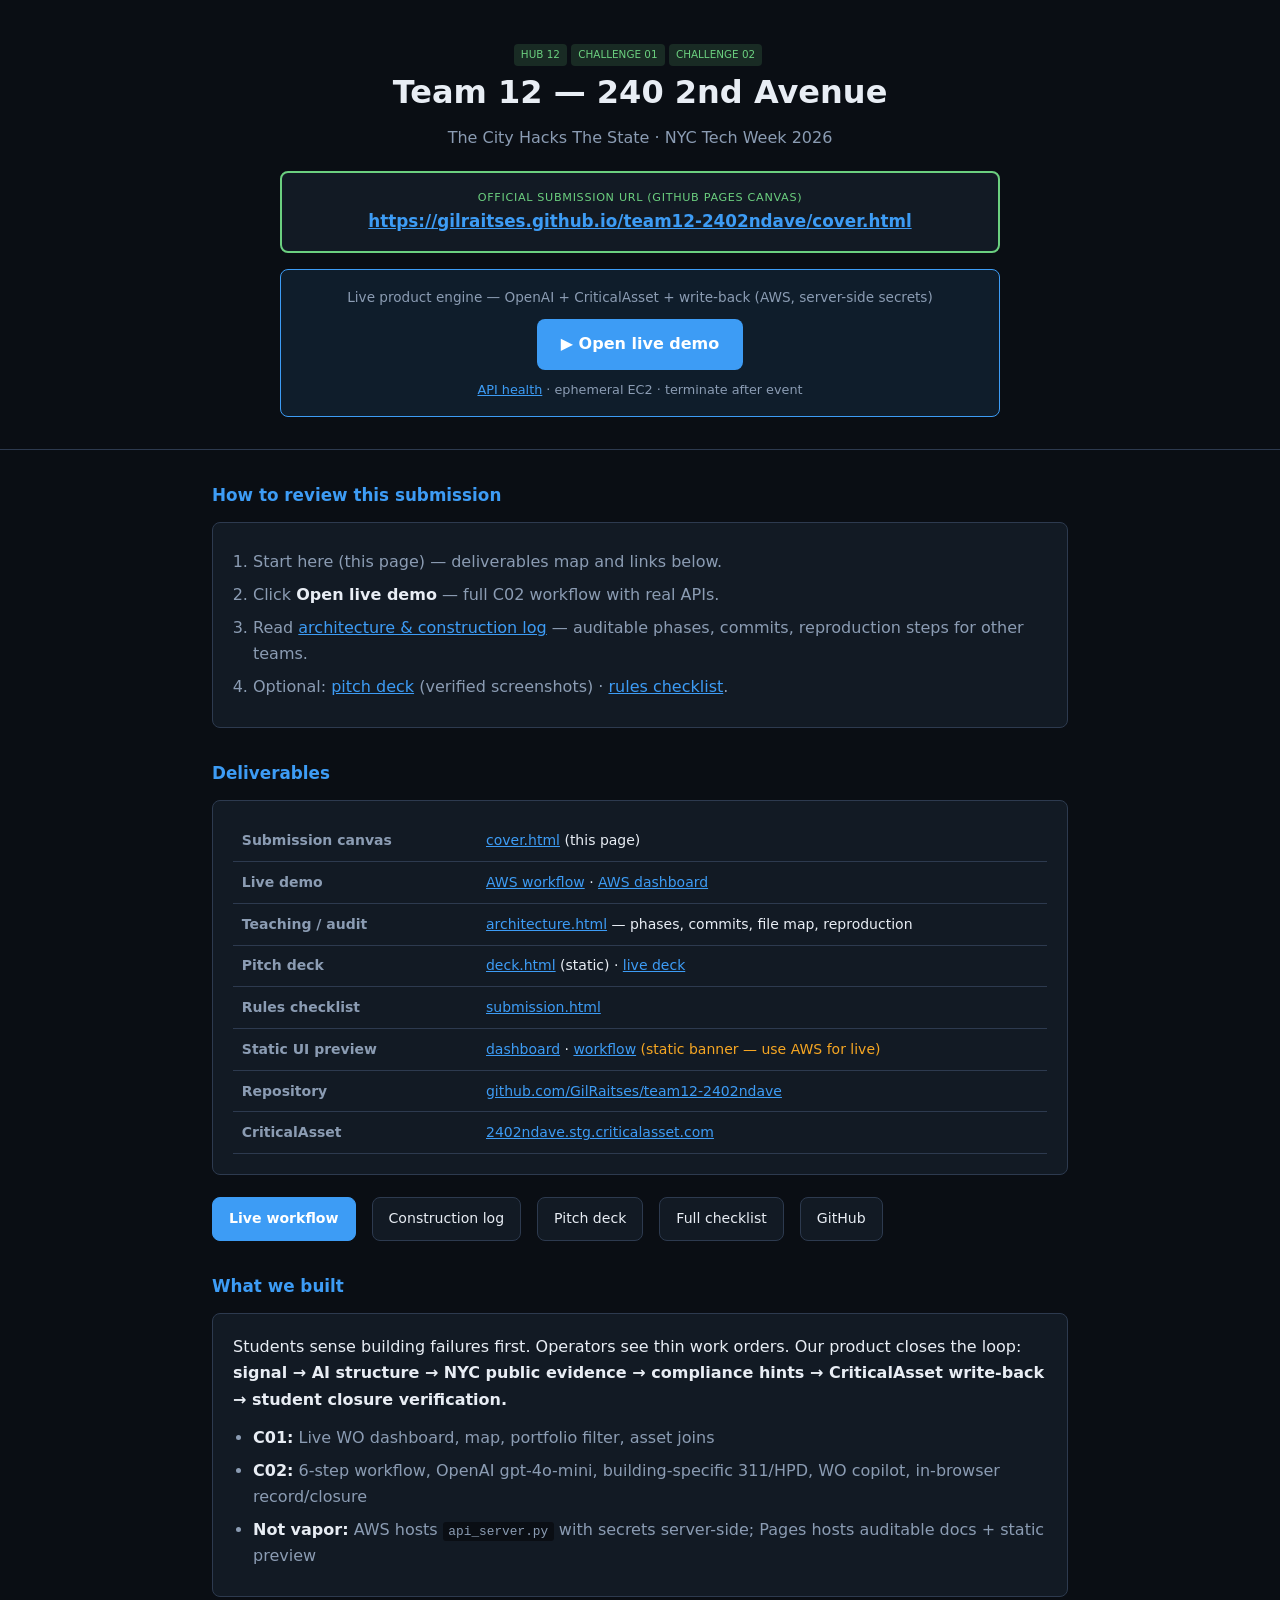
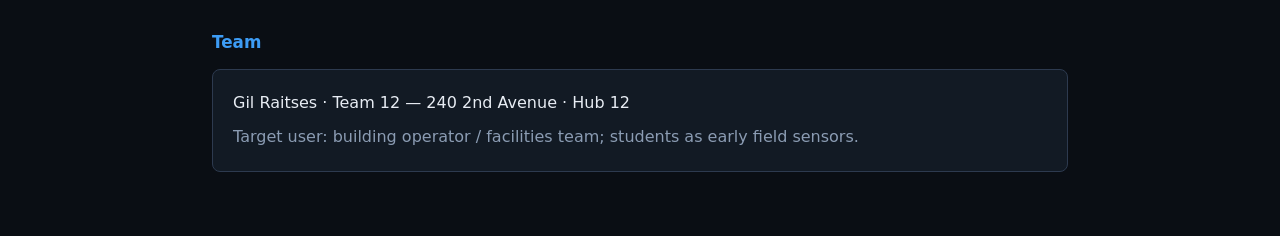
<file: docs/index.html>
<!DOCTYPE html>
<html lang="en">
<head>
  <meta http-equiv="refresh" content="0; url=cover.html" />
  <title>Team 12 — 240 2nd Avenue</title>
</head>
<body>
  <p><a href="cover.html">Cover</a> · <a href="http://3.94.205.179:8787/cover.html">Live AWS</a> · <a href="deck.html">Deck</a> · <a href="dashboard/index.html">Dashboard</a></p>
</body>
</html>
</file>
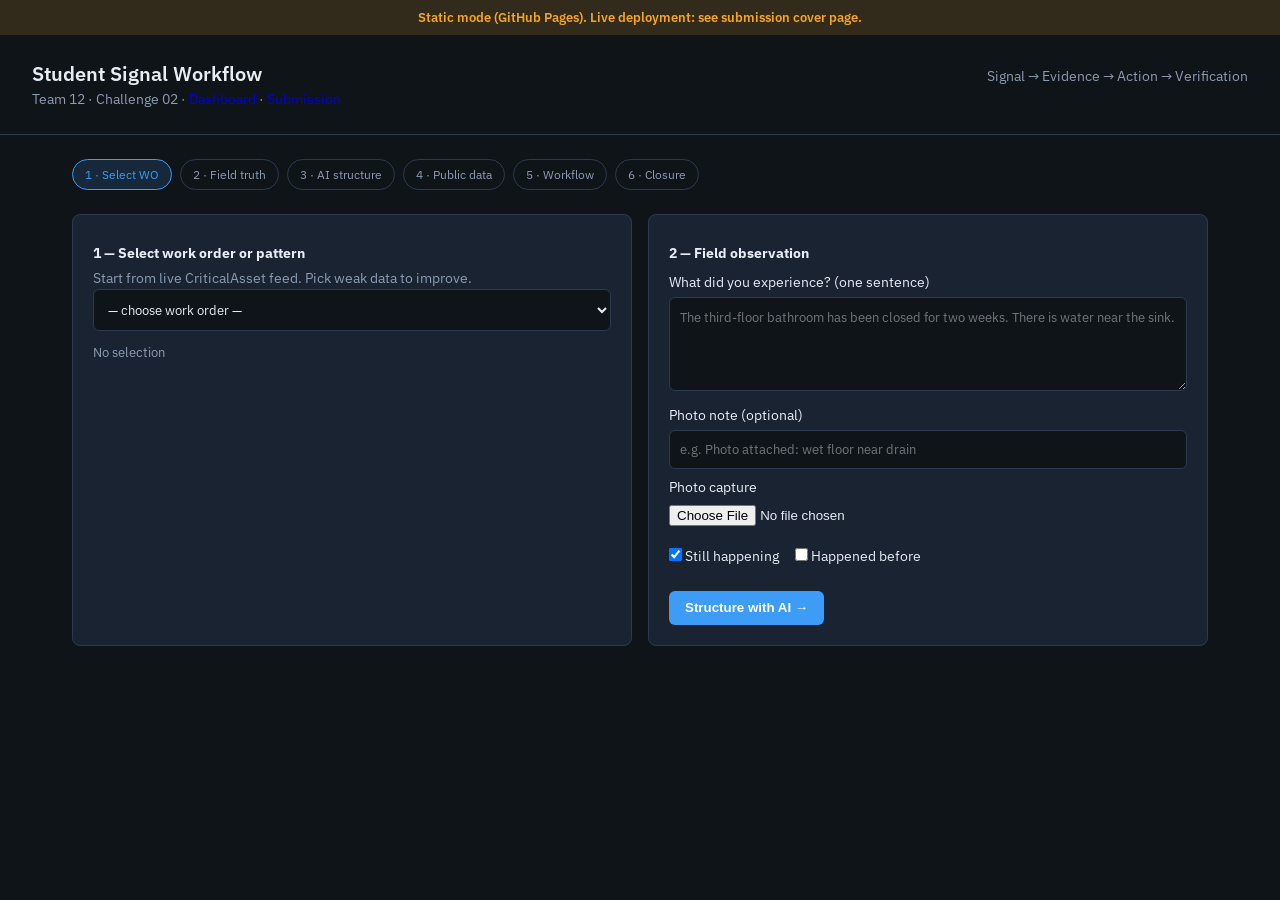
<file: dashboard/workflow.html>
<!DOCTYPE html>
<html lang="en">
<head>
  <meta charset="UTF-8" />
  <meta name="viewport" content="width=device-width, initial-scale=1" />
  <title>Student Signal Workflow — 240 2nd Avenue</title>
  <link href="https://fonts.googleapis.com/css2?family=IBM+Plex+Sans:wght@400;500;600;700&display=swap" rel="stylesheet" />
  <link rel="stylesheet" href="css/style.css" />
  <link rel="stylesheet" href="css/workflow.css" />
</head>
<body data-data-base="../data">
  <header>
    <div>
      <h1>Student Signal Workflow</h1>
      <p>Team 12 · Challenge 02 · <a href="index.html">Dashboard</a> · <a href="../submission.html">Submission</a></p>
    </div>
    <p>Signal → Evidence → Action → Verification</p>
  </header>
  <main class="workflow-main">
    <section class="steps">
      <div class="step active" data-step="1">1 · Select WO</div>
      <div class="step" data-step="2">2 · Field truth</div>
      <div class="step" data-step="3">3 · AI structure</div>
      <div class="step" data-step="4">4 · Public data</div>
      <div class="step" data-step="5">5 · Workflow</div>
      <div class="step" data-step="6">6 · Closure</div>
    </section>

    <div class="workflow-grid">
      <div class="panel">
        <h2>1 — Select work order or pattern</h2>
        <p class="muted">Start from live CriticalAsset feed. Pick weak data to improve.</p>
        <select id="wo-select"><option value="">— choose work order —</option></select>
        <div id="wo-preview" class="wo-preview muted">No selection</div>
      </div>

      <div class="panel">
        <h2>2 — Field observation</h2>
        <label>What did you experience? (one sentence)</label>
        <textarea id="signal-input" rows="4" placeholder="The third-floor bathroom has been closed for two weeks. There is water near the sink."></textarea>
        <label>Photo note (optional)</label>
        <input id="photo-note" type="text" placeholder="e.g. Photo attached: wet floor near drain" />
        <label>Photo capture</label>
        <input id="photo-file" type="file" accept="image/*" capture="environment" />
        <div class="row-checks">
          <label><input type="checkbox" id="still-happening" checked /> Still happening</label>
          <label><input type="checkbox" id="happened-before" /> Happened before</label>
        </div>
        <button id="btn-structure" class="primary">Structure with AI →</button>
      </div>
    </div>

    <div id="results" class="results hidden">
      <div class="panel">
        <h2>3 — AI structured record</h2>
        <div id="structured-out"></div>
      </div>
      <div class="panel">
        <h2>4 — Public evidence (NYC Open Data)</h2>
        <div id="public-out"></div>
      </div>
      <div class="panel">
        <h2>5 — Compliance & workflow recommendation</h2>
        <div id="workflow-out"></div>
        <div class="actions">
          <button id="btn-download" class="secondary">Download payload JSON</button>
          <button id="btn-record" class="primary">Record to CriticalAsset</button>
        </div>
        <pre id="record-cmd" class="cmd hidden"></pre>
      </div>
      <div class="panel">
        <h2>6 — Closure verification</h2>
        <p class="muted">Did the city actually change? Student confirms outcome.</p>
        <div class="closure-btns">
          <button data-closure="fixed" class="closure ok">Fixed</button>
          <button data-closure="still" class="closure warn">Still happening</button>
          <button data-closure="worse" class="closure bad">Worse</button>
        </div>
        <div id="closure-out" class="muted"></div>
      </div>
    </div>
  </main>
  <script src="js/api.js"></script>
  <script src="js/workflow-engine.js"></script>
  <script src="js/workflow.js"></script>
</body>
</html>
</file>
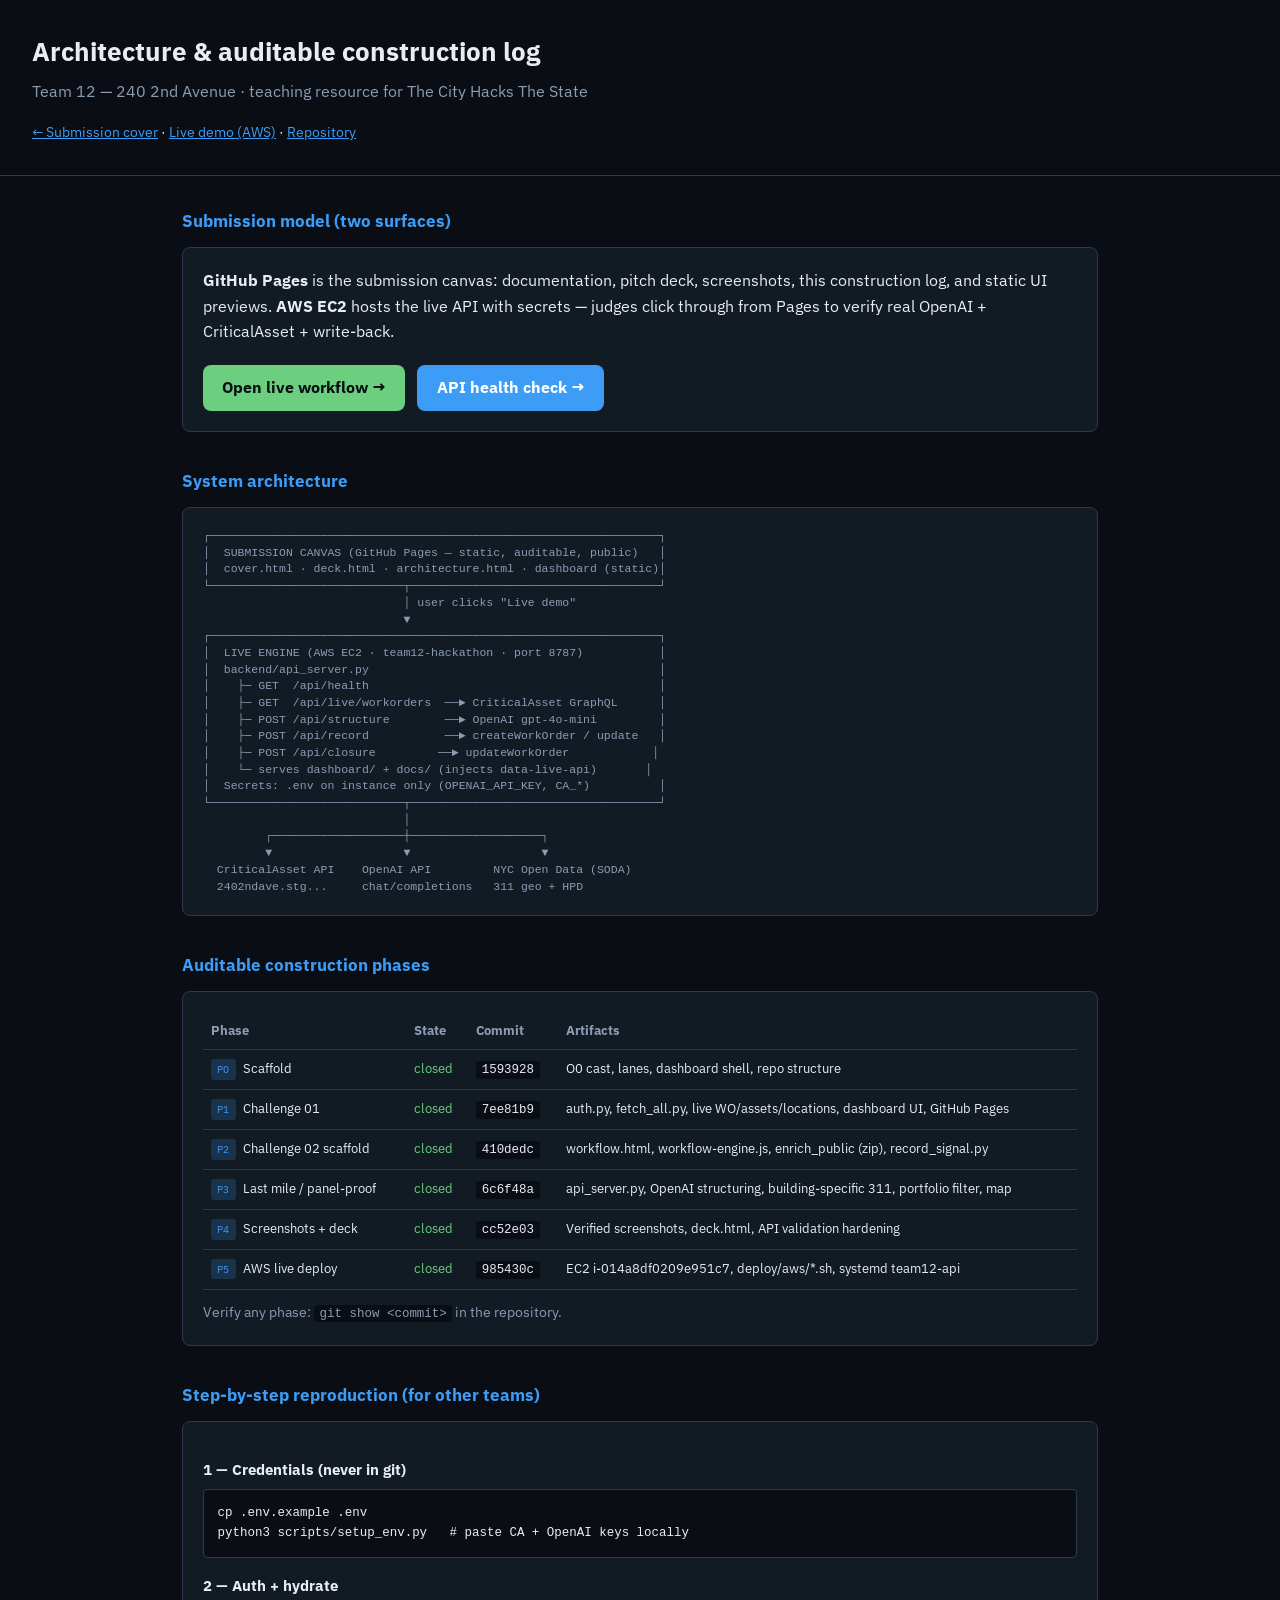
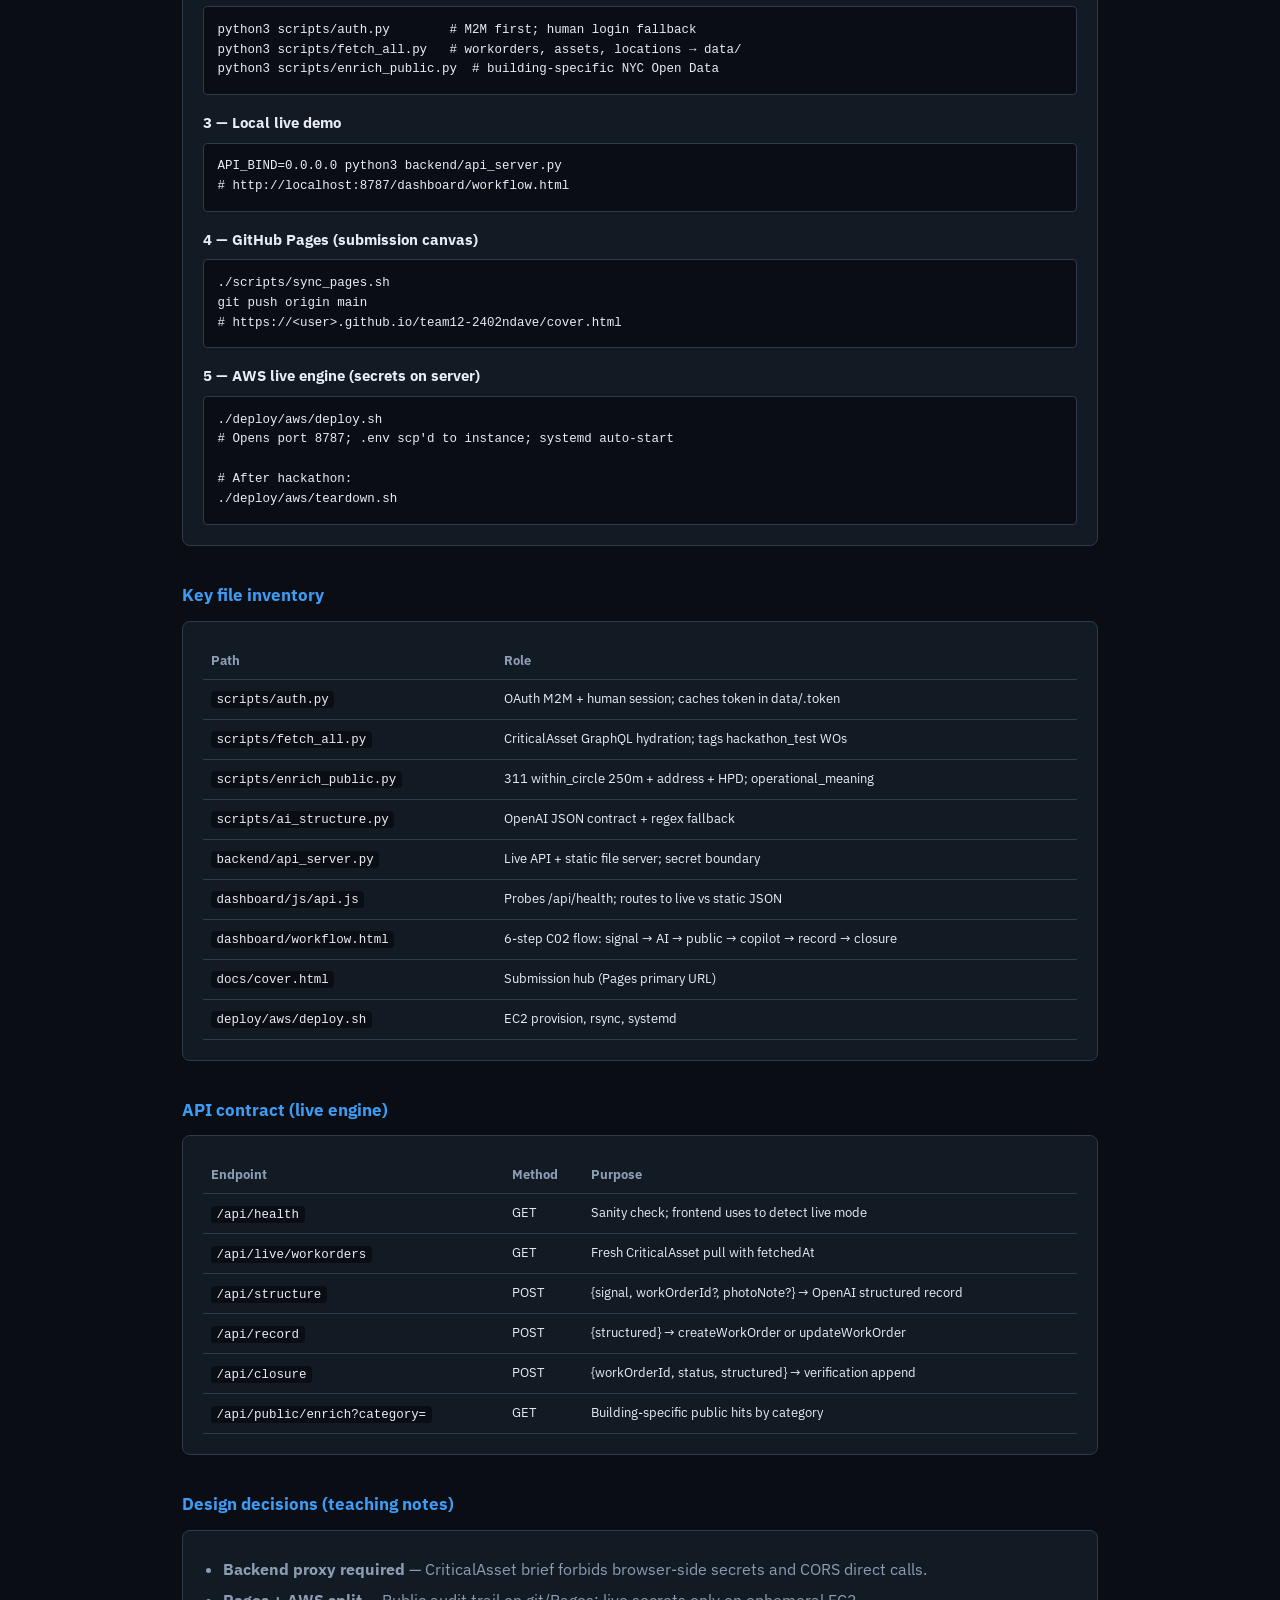
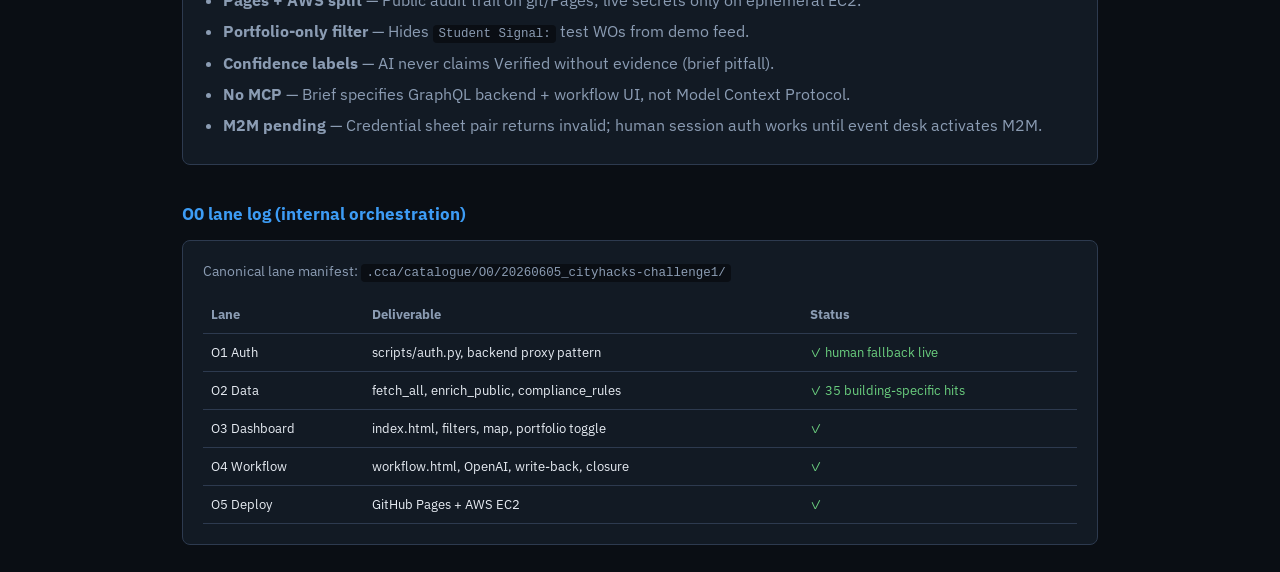
<file: docs/architecture.html>
<!DOCTYPE html>
<html lang="en">
<head>
  <meta charset="UTF-8" />
  <meta name="viewport" content="width=device-width, initial-scale=1" />
  <title>Team 12 — Architecture &amp; Construction Log</title>
  <link href="https://fonts.googleapis.com/css2?family=IBM+Plex+Sans:wght@400;500;600;700&display=swap" rel="stylesheet" />
  <style>
    :root { --bg:#0a0e14; --surface:#121a24; --border:#2d3a4f; --text:#e8edf4; --muted:#8b9cb3; --accent:#3d9cf5; --ok:#6bcf7f; --warn:#f5a623; }
    * { box-sizing:border-box; margin:0; padding:0; }
    body { font-family:"IBM Plex Sans",system-ui,sans-serif; background:var(--bg); color:var(--text); line-height:1.6; }
    header { padding:2rem; border-bottom:1px solid var(--border); }
    header h1 { font-size:1.6rem; }
    header p { color:var(--muted); margin-top:0.35rem; }
    nav.top { margin-top:1rem; font-size:0.9rem; }
    main { max-width:980px; margin:0 auto; padding:2rem; }
    section { margin-bottom:2.25rem; }
    h2 { font-size:1.05rem; color:var(--accent); margin-bottom:0.75rem; }
    h3 { font-size:0.92rem; margin:1rem 0 0.5rem; color:var(--text); }
    .card { background:var(--surface); border:1px solid var(--border); border-radius:8px; padding:1.25rem; }
    a { color:var(--accent); }
    table { width:100%; border-collapse:collapse; font-size:0.82rem; }
    th, td { text-align:left; padding:0.5rem; border-bottom:1px solid var(--border); vertical-align:top; }
    th { color:var(--muted); }
    code, pre { font-size:0.78rem; background:var(--bg); border-radius:4px; }
    code { padding:0.1rem 0.35rem; }
    pre { padding:0.85rem; overflow-x:auto; margin-top:0.5rem; border:1px solid var(--border); }
    ol, ul { padding-left:1.25rem; color:var(--muted); }
    li { margin:0.35rem 0; }
    .phase { display:inline-block; font-size:0.65rem; background:rgba(61,156,245,0.2); color:var(--accent); padding:0.12rem 0.4rem; border-radius:3px; margin-right:0.25rem; }
    .done { color:var(--ok); }
    .diagram { font-family:ui-monospace,monospace; font-size:0.72rem; line-height:1.45; white-space:pre; color:var(--muted); }
    .live-cta { display:inline-block; background:var(--ok); color:#0a0e14; font-weight:700; padding:0.65rem 1.2rem; border-radius:8px; text-decoration:none; margin:0.5rem 0.5rem 0 0; }
  </style>
</head>
<body>
  <header>
    <h1>Architecture &amp; auditable construction log</h1>
    <p>Team 12 — 240 2nd Avenue · teaching resource for The City Hacks The State</p>
    <nav class="top">
      <a href="cover.html">← Submission cover</a> ·
      <a href="http://3.94.205.179:8787/dashboard/workflow.html" target="_blank" rel="noopener">Live demo (AWS)</a> ·
      <a href="https://github.com/GilRaitses/team12-2402ndave">Repository</a>
    </nav>
  </header>

  <main>
    <section>
      <h2>Submission model (two surfaces)</h2>
      <div class="card">
        <p style="color:var(--text);margin-bottom:0.75rem">
          <strong>GitHub Pages</strong> is the submission canvas: documentation, pitch deck, screenshots, this construction log, and static UI previews.
          <strong>AWS EC2</strong> hosts the live API with secrets — judges click through from Pages to verify real OpenAI + CriticalAsset + write-back.
        </p>
        <a class="live-cta" href="http://3.94.205.179:8787/dashboard/workflow.html" target="_blank" rel="noopener">Open live workflow →</a>
        <a class="live-cta" href="http://3.94.205.179:8787/api/health" target="_blank" rel="noopener" style="background:var(--accent);color:#fff">API health check →</a>
      </div>
    </section>

    <section>
      <h2>System architecture</h2>
      <div class="card diagram">┌─────────────────────────────────────────────────────────────────┐
│  SUBMISSION CANVAS (GitHub Pages — static, auditable, public)   │
│  cover.html · deck.html · architecture.html · dashboard (static)│
└────────────────────────────┬────────────────────────────────────┘
                             │ user clicks "Live demo"
                             ▼
┌─────────────────────────────────────────────────────────────────┐
│  LIVE ENGINE (AWS EC2 · team12-hackathon · port 8787)           │
│  backend/api_server.py                                          │
│    ├─ GET  /api/health                                          │
│    ├─ GET  /api/live/workorders  ──► CriticalAsset GraphQL      │
│    ├─ POST /api/structure        ──► OpenAI gpt-4o-mini         │
│    ├─ POST /api/record           ──► createWorkOrder / update   │
│    ├─ POST /api/closure         ──► updateWorkOrder            │
│    └─ serves dashboard/ + docs/ (injects data-live-api)       │
│  Secrets: .env on instance only (OPENAI_API_KEY, CA_*)          │
└────────────────────────────┬────────────────────────────────────┘
                             │
         ┌───────────────────┼───────────────────┐
         ▼                   ▼                   ▼
  CriticalAsset API    OpenAI API         NYC Open Data (SODA)
  2402ndave.stg...     chat/completions   311 geo + HPD</div>
    </section>

    <section>
      <h2>Auditable construction phases</h2>
      <div class="card">
        <table>
          <thead><tr><th>Phase</th><th>State</th><th>Commit</th><th>Artifacts</th></tr></thead>
          <tbody>
            <tr><td><span class="phase">P0</span> Scaffold</td><td class="done">closed</td><td><code>1593928</code></td><td>O0 cast, lanes, dashboard shell, repo structure</td></tr>
            <tr><td><span class="phase">P1</span> Challenge 01</td><td class="done">closed</td><td><code>7ee81b9</code></td><td>auth.py, fetch_all.py, live WO/assets/locations, dashboard UI, GitHub Pages</td></tr>
            <tr><td><span class="phase">P2</span> Challenge 02 scaffold</td><td class="done">closed</td><td><code>410dedc</code></td><td>workflow.html, workflow-engine.js, enrich_public (zip), record_signal.py</td></tr>
            <tr><td><span class="phase">P3</span> Last mile / panel-proof</td><td class="done">closed</td><td><code>6c6f48a</code></td><td>api_server.py, OpenAI structuring, building-specific 311, portfolio filter, map</td></tr>
            <tr><td><span class="phase">P4</span> Screenshots + deck</td><td class="done">closed</td><td><code>cc52e03</code></td><td>Verified screenshots, deck.html, API validation hardening</td></tr>
            <tr><td><span class="phase">P5</span> AWS live deploy</td><td class="done">closed</td><td><code>985430c</code></td><td>EC2 i-014a8df0209e951c7, deploy/aws/*.sh, systemd team12-api</td></tr>
          </tbody>
        </table>
        <p style="margin-top:0.75rem;font-size:0.85rem;color:var(--muted)">Verify any phase: <code>git show &lt;commit&gt;</code> in the repository.</p>
      </div>
    </section>

    <section>
      <h2>Step-by-step reproduction (for other teams)</h2>
      <div class="card">
        <h3>1 — Credentials (never in git)</h3>
        <pre>cp .env.example .env
python3 scripts/setup_env.py   # paste CA + OpenAI keys locally</pre>

        <h3>2 — Auth + hydrate</h3>
        <pre>python3 scripts/auth.py        # M2M first; human login fallback
python3 scripts/fetch_all.py   # workorders, assets, locations → data/
python3 scripts/enrich_public.py  # building-specific NYC Open Data</pre>

        <h3>3 — Local live demo</h3>
        <pre>API_BIND=0.0.0.0 python3 backend/api_server.py
# http://localhost:8787/dashboard/workflow.html</pre>

        <h3>4 — GitHub Pages (submission canvas)</h3>
        <pre>./scripts/sync_pages.sh
git push origin main
# https://&lt;user&gt;.github.io/team12-2402ndave/cover.html</pre>

        <h3>5 — AWS live engine (secrets on server)</h3>
        <pre>./deploy/aws/deploy.sh
# Opens port 8787; .env scp'd to instance; systemd auto-start

# After hackathon:
./deploy/aws/teardown.sh</pre>
      </div>
    </section>

    <section>
      <h2>Key file inventory</h2>
      <div class="card">
        <table>
          <tr><th>Path</th><th>Role</th></tr>
          <tr><td><code>scripts/auth.py</code></td><td>OAuth M2M + human session; caches token in data/.token</td></tr>
          <tr><td><code>scripts/fetch_all.py</code></td><td>CriticalAsset GraphQL hydration; tags hackathon_test WOs</td></tr>
          <tr><td><code>scripts/enrich_public.py</code></td><td>311 within_circle 250m + address + HPD; operational_meaning</td></tr>
          <tr><td><code>scripts/ai_structure.py</code></td><td>OpenAI JSON contract + regex fallback</td></tr>
          <tr><td><code>backend/api_server.py</code></td><td>Live API + static file server; secret boundary</td></tr>
          <tr><td><code>dashboard/js/api.js</code></td><td>Probes /api/health; routes to live vs static JSON</td></tr>
          <tr><td><code>dashboard/workflow.html</code></td><td>6-step C02 flow: signal → AI → public → copilot → record → closure</td></tr>
          <tr><td><code>docs/cover.html</code></td><td>Submission hub (Pages primary URL)</td></tr>
          <tr><td><code>deploy/aws/deploy.sh</code></td><td>EC2 provision, rsync, systemd</td></tr>
        </table>
      </div>
    </section>

    <section>
      <h2>API contract (live engine)</h2>
      <div class="card">
        <table>
          <tr><th>Endpoint</th><th>Method</th><th>Purpose</th></tr>
          <tr><td><code>/api/health</code></td><td>GET</td><td>Sanity check; frontend uses to detect live mode</td></tr>
          <tr><td><code>/api/live/workorders</code></td><td>GET</td><td>Fresh CriticalAsset pull with fetchedAt</td></tr>
          <tr><td><code>/api/structure</code></td><td>POST</td><td>{signal, workOrderId?, photoNote?} → OpenAI structured record</td></tr>
          <tr><td><code>/api/record</code></td><td>POST</td><td>{structured} → createWorkOrder or updateWorkOrder</td></tr>
          <tr><td><code>/api/closure</code></td><td>POST</td><td>{workOrderId, status, structured} → verification append</td></tr>
          <tr><td><code>/api/public/enrich?category=</code></td><td>GET</td><td>Building-specific public hits by category</td></tr>
        </table>
      </div>
    </section>

    <section>
      <h2>Design decisions (teaching notes)</h2>
      <div class="card">
        <ul>
          <li><strong>Backend proxy required</strong> — CriticalAsset brief forbids browser-side secrets and CORS direct calls.</li>
          <li><strong>Pages + AWS split</strong> — Public audit trail on git/Pages; live secrets only on ephemeral EC2.</li>
          <li><strong>Portfolio-only filter</strong> — Hides <code>Student Signal:</code> test WOs from demo feed.</li>
          <li><strong>Confidence labels</strong> — AI never claims Verified without evidence (brief pitfall).</li>
          <li><strong>No MCP</strong> — Brief specifies GraphQL backend + workflow UI, not Model Context Protocol.</li>
          <li><strong>M2M pending</strong> — Credential sheet pair returns invalid; human session auth works until event desk activates M2M.</li>
        </ul>
      </div>
    </section>

    <section>
      <h2>O0 lane log (internal orchestration)</h2>
      <div class="card">
        <p style="font-size:0.85rem;color:var(--muted)">Canonical lane manifest: <code>.cca/catalogue/O0/20260605_cityhacks-challenge1/</code></p>
        <table style="margin-top:0.75rem">
          <tr><th>Lane</th><th>Deliverable</th><th>Status</th></tr>
          <tr><td>O1 Auth</td><td>scripts/auth.py, backend proxy pattern</td><td class="done">✓ human fallback live</td></tr>
          <tr><td>O2 Data</td><td>fetch_all, enrich_public, compliance_rules</td><td class="done">✓ 35 building-specific hits</td></tr>
          <tr><td>O3 Dashboard</td><td>index.html, filters, map, portfolio toggle</td><td class="done">✓</td></tr>
          <tr><td>O4 Workflow</td><td>workflow.html, OpenAI, write-back, closure</td><td class="done">✓</td></tr>
          <tr><td>O5 Deploy</td><td>GitHub Pages + AWS EC2</td><td class="done">✓</td></tr>
        </table>
      </div>
    </section>
  </main>
</body>
</html>
</file>
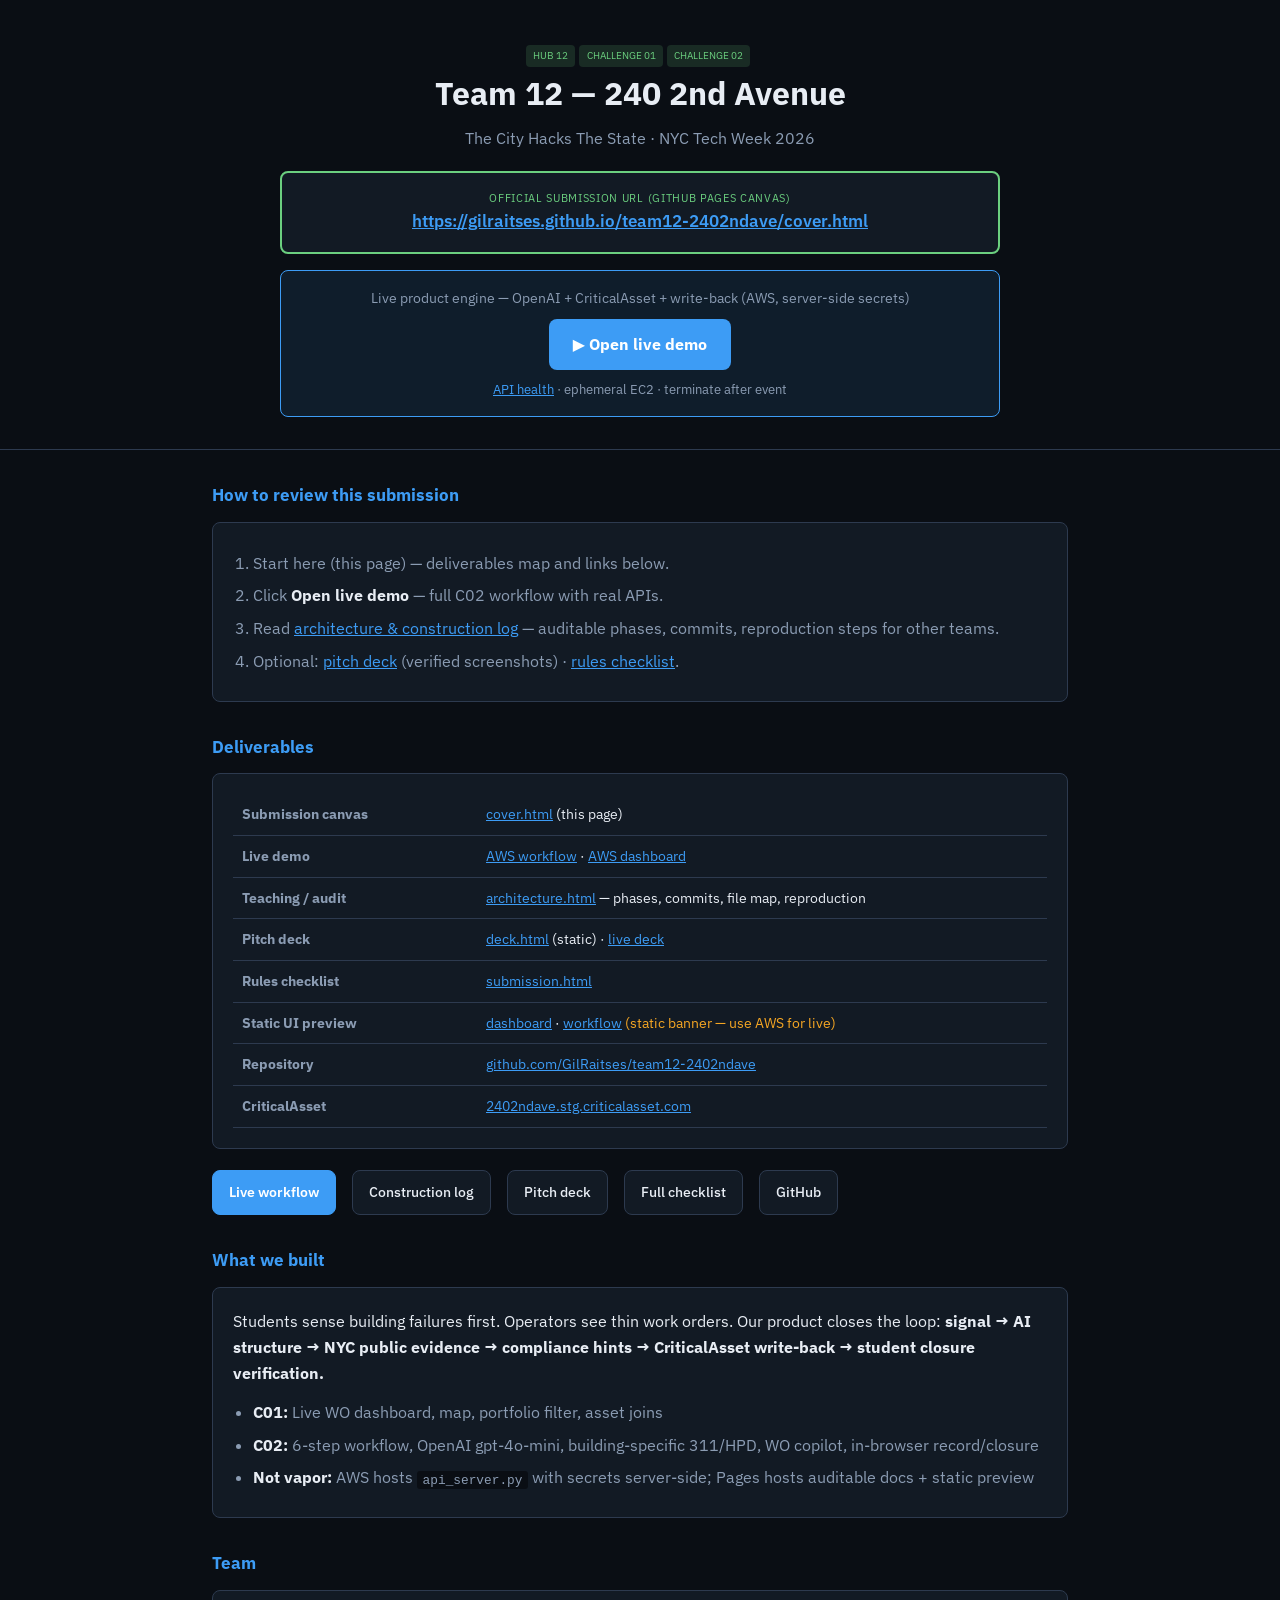
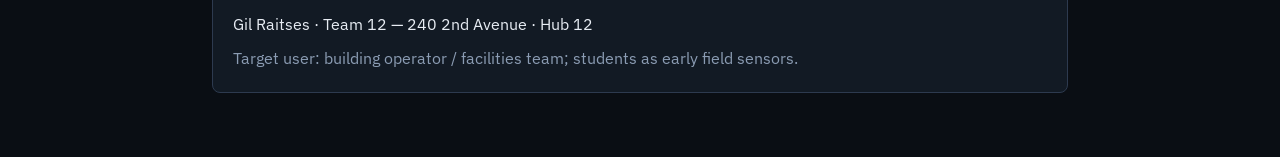
<file: docs/cover.html>
<!DOCTYPE html>
<html lang="en">
<head>
  <meta charset="UTF-8" />
  <meta name="viewport" content="width=device-width, initial-scale=1" />
  <title>Team 12 — Submission · 240 2nd Avenue</title>
  <link href="https://fonts.googleapis.com/css2?family=IBM+Plex+Sans:wght@400;500;600;700&display=swap" rel="stylesheet" />
  <style>
    :root { --bg:#0a0e14; --surface:#121a24; --border:#2d3a4f; --text:#e8edf4; --muted:#8b9cb3; --accent:#3d9cf5; --ok:#6bcf7f; --warn:#f5a623; }
    * { box-sizing:border-box; margin:0; padding:0; }
    body { font-family:"IBM Plex Sans",system-ui,sans-serif; background:var(--bg); color:var(--text); line-height:1.65; }
    header { padding:2.5rem 2rem 2rem; border-bottom:1px solid var(--border); text-align:center; }
    header h1 { font-size:2rem; margin-bottom:0.35rem; }
    header p { color:var(--muted); }
    .submit-url { margin:1.25rem auto 0; max-width:720px; background:var(--surface); border:2px solid var(--ok); border-radius:8px; padding:1rem 1.25rem; text-align:center; }
    .submit-url .label { font-size:0.7rem; text-transform:uppercase; letter-spacing:0.06em; color:var(--ok); }
    .submit-url a { font-size:1.05rem; font-weight:600; word-break:break-all; }
    .live-box { margin:1rem auto 0; max-width:720px; background:rgba(61,156,245,0.1); border:1px solid var(--accent); border-radius:8px; padding:1rem 1.25rem; text-align:center; }
    .live-btn { display:inline-block; margin-top:0.65rem; background:var(--accent); color:#fff; font-weight:700; padding:0.75rem 1.5rem; border-radius:8px; text-decoration:none; font-size:1rem; }
    .live-btn:hover { filter:brightness(1.1); }
    main { max-width:920px; margin:0 auto; padding:2rem; }
    section { margin-bottom:2rem; }
    h2 { font-size:1.05rem; color:var(--accent); margin-bottom:0.75rem; }
    .card { background:var(--surface); border:1px solid var(--border); border-radius:8px; padding:1.25rem; }
    a { color:var(--accent); }
    ul, ol { padding-left:1.25rem; }
    li { margin:0.4rem 0; color:var(--muted); }
    li strong { color:var(--text); }
    table { width:100%; border-collapse:collapse; font-size:0.875rem; }
    th, td { text-align:left; padding:0.55rem; border-bottom:1px solid var(--border); vertical-align:top; }
    th { color:var(--muted); width:30%; }
    .cta { display:inline-block; margin:0.35rem 0.5rem 0 0; background:var(--surface); border:1px solid var(--border); color:var(--text); padding:0.6rem 1rem; border-radius:8px; text-decoration:none; font-weight:500; font-size:0.88rem; }
    .cta.primary { background:var(--accent); border-color:var(--accent); color:#fff; font-weight:600; }
    .tag { display:inline-block; font-size:0.65rem; background:rgba(107,207,127,0.15); color:var(--ok); padding:0.15rem 0.45rem; border-radius:4px; text-transform:uppercase; margin-right:0.25rem; }
    code { font-size:0.8rem; background:var(--bg); padding:0.1rem 0.35rem; border-radius:3px; }
    .grid-cta { display:flex; flex-wrap:wrap; gap:0.5rem; margin-top:1rem; }
  </style>
</head>
<body>
  <header>
    <p><span class="tag">Hub 12</span><span class="tag">Challenge 01</span><span class="tag">Challenge 02</span></p>
    <h1>Team 12 — 240 2nd Avenue</h1>
    <p>The City Hacks The State · NYC Tech Week 2026</p>

    <div class="submit-url">
      <div class="label">Official submission URL (GitHub Pages canvas)</div>
      <a href="https://gilraitses.github.io/team12-2402ndave/cover.html">https://gilraitses.github.io/team12-2402ndave/cover.html</a>
    </div>

    <div class="live-box">
      <div style="font-size:0.85rem;color:var(--muted)">Live product engine — OpenAI + CriticalAsset + write-back (AWS, server-side secrets)</div>
      <a class="live-btn" href="http://3.94.205.179:8787/dashboard/workflow.html" target="_blank" rel="noopener">▶ Open live demo</a>
      <p style="margin-top:0.6rem;font-size:0.8rem;color:var(--muted)">
        <a href="http://3.94.205.179:8787/api/health" target="_blank" rel="noopener">API health</a> ·
        ephemeral EC2 · terminate after event
      </p>
    </div>
  </header>

  <main>
    <section>
      <h2>How to review this submission</h2>
      <div class="card">
        <ol style="color:var(--text)">
          <li>Start here (this page) — deliverables map and links below.</li>
          <li>Click <strong>Open live demo</strong> — full C02 workflow with real APIs.</li>
          <li>Read <a href="architecture.html">architecture &amp; construction log</a> — auditable phases, commits, reproduction steps for other teams.</li>
          <li>Optional: <a href="deck.html">pitch deck</a> (verified screenshots) · <a href="submission.html">rules checklist</a>.</li>
        </ol>
      </div>
    </section>

    <section>
      <h2>Deliverables</h2>
      <div class="card">
        <table>
          <tr><th>Submission canvas</th><td><a href="https://gilraitses.github.io/team12-2402ndave/cover.html">cover.html</a> (this page)</td></tr>
          <tr><th>Live demo</th><td><a href="http://3.94.205.179:8787/dashboard/workflow.html" target="_blank" rel="noopener">AWS workflow</a> · <a href="http://3.94.205.179:8787/dashboard/" target="_blank" rel="noopener">AWS dashboard</a></td></tr>
          <tr><th>Teaching / audit</th><td><a href="architecture.html">architecture.html</a> — phases, commits, file map, reproduction</td></tr>
          <tr><th>Pitch deck</th><td><a href="deck.html">deck.html</a> (static) · <a href="http://3.94.205.179:8787/deck.html" target="_blank" rel="noopener">live deck</a></td></tr>
          <tr><th>Rules checklist</th><td><a href="submission.html">submission.html</a></td></tr>
          <tr><th>Static UI preview</th><td><a href="dashboard/index.html">dashboard</a> · <a href="dashboard/workflow.html">workflow</a> <span style="color:var(--warn)">(static banner — use AWS for live)</span></td></tr>
          <tr><th>Repository</th><td><a href="https://github.com/GilRaitses/team12-2402ndave">github.com/GilRaitses/team12-2402ndave</a></td></tr>
          <tr><th>CriticalAsset</th><td><a href="https://2402ndave.stg.criticalasset.com/">2402ndave.stg.criticalasset.com</a></td></tr>
        </table>
      </div>
      <div class="grid-cta">
        <a class="cta primary" href="http://3.94.205.179:8787/dashboard/workflow.html" target="_blank" rel="noopener">Live workflow</a>
        <a class="cta" href="architecture.html">Construction log</a>
        <a class="cta" href="deck.html">Pitch deck</a>
        <a class="cta" href="submission.html">Full checklist</a>
        <a class="cta" href="https://github.com/GilRaitses/team12-2402ndave">GitHub</a>
      </div>
    </section>

    <section>
      <h2>What we built</h2>
      <div class="card">
        <p style="color:var(--text);margin-bottom:0.75rem">
          Students sense building failures first. Operators see thin work orders. Our product closes the loop:
          <strong>signal → AI structure → NYC public evidence → compliance hints → CriticalAsset write-back → student closure verification.</strong>
        </p>
        <ul>
          <li><strong>C01:</strong> Live WO dashboard, map, portfolio filter, asset joins</li>
          <li><strong>C02:</strong> 6-step workflow, OpenAI gpt-4o-mini, building-specific 311/HPD, WO copilot, in-browser record/closure</li>
          <li><strong>Not vapor:</strong> AWS hosts <code>api_server.py</code> with secrets server-side; Pages hosts auditable docs + static preview</li>
        </ul>
      </div>
    </section>

    <section>
      <h2>Team</h2>
      <div class="card">
        <p>Gil Raitses · Team 12 — 240 2nd Avenue · Hub 12</p>
        <p style="margin-top:0.5rem;color:var(--muted)">Target user: building operator / facilities team; students as early field sensors.</p>
      </div>
    </section>
  </main>
</body>
</html>
</file>
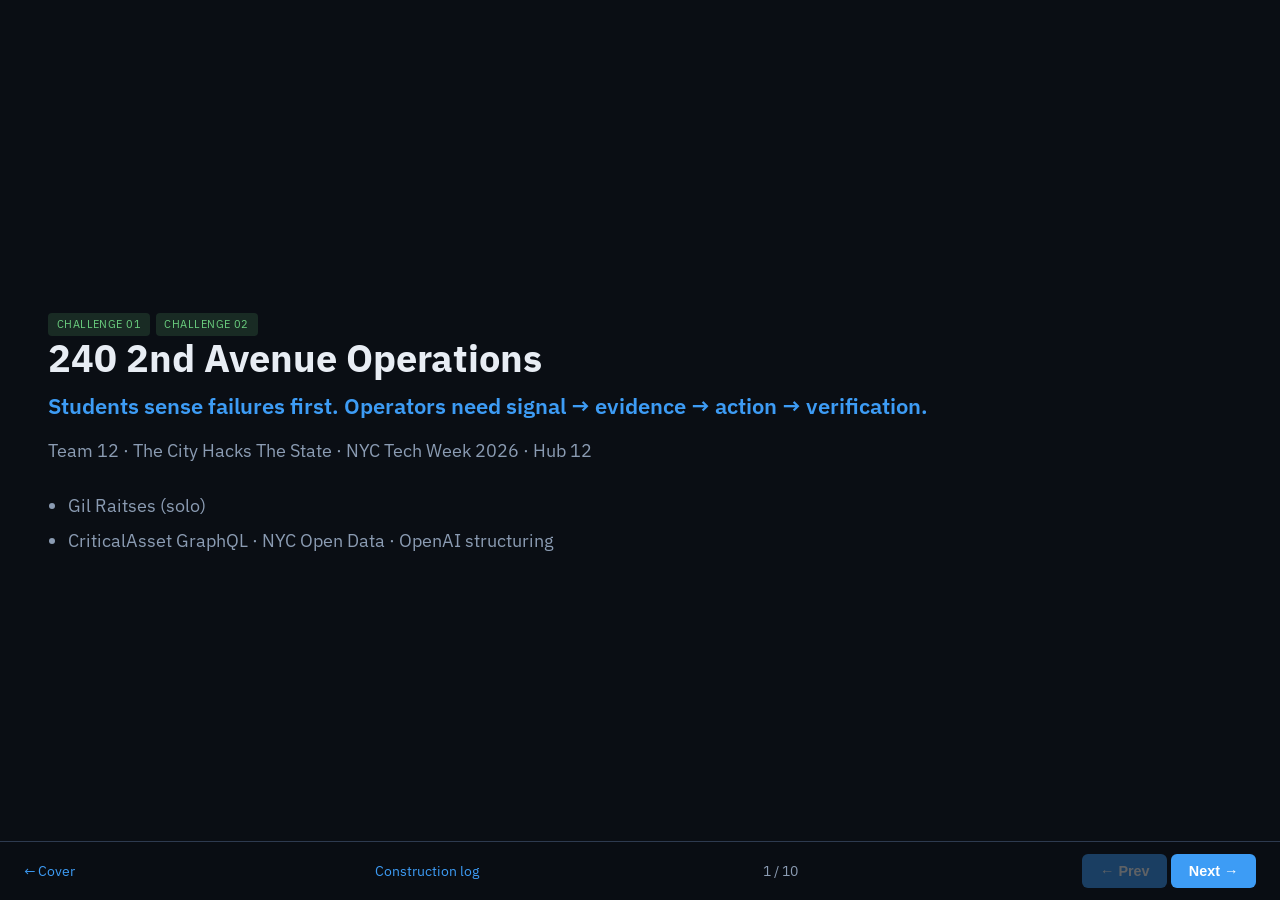
<file: docs/deck.html>
<!DOCTYPE html>
<html lang="en">
<head>
  <meta charset="UTF-8" />
  <meta name="viewport" content="width=device-width, initial-scale=1" />
  <title>Team 12 — Pitch Deck · 240 2nd Avenue</title>
  <link href="https://fonts.googleapis.com/css2?family=IBM+Plex+Sans:wght@400;500;600;700&display=swap" rel="stylesheet" />
  <style>
    :root { --bg:#0a0e14; --surface:#121a24; --text:#e8edf4; --muted:#8b9cb3; --accent:#3d9cf5; --ok:#6bcf7f; --warn:#f5a623; }
    * { box-sizing:border-box; margin:0; padding:0; }
    html, body { height:100%; overflow:hidden; font-family:"IBM Plex Sans",system-ui,sans-serif; background:var(--bg); color:var(--text); }
    .deck { height:100%; position:relative; }
    .slide { display:none; height:100%; padding:2.5rem 3rem 4.5rem; flex-direction:column; justify-content:center; }
    .slide.active { display:flex; }
    .slide h1 { font-size:2.4rem; line-height:1.15; margin-bottom:0.75rem; }
    .slide h2 { font-size:1.35rem; color:var(--accent); margin-bottom:1rem; font-weight:600; }
    .slide p, .slide li { font-size:1.15rem; line-height:1.55; color:var(--muted); max-width:52rem; }
    .slide ul { padding-left:1.25rem; margin-top:0.5rem; }
    .slide li { margin:0.4rem 0; }
    .tag { display:inline-block; font-size:0.7rem; background:rgba(107,207,127,0.15); color:var(--ok); padding:0.2rem 0.55rem; border-radius:4px; text-transform:uppercase; letter-spacing:0.04em; margin-right:0.35rem; }
    .shot { margin-top:1rem; border:1px solid #2d3a4f; border-radius:8px; overflow:hidden; max-height:58vh; box-shadow:0 8px 32px rgba(0,0,0,0.35); }
    .shot img { width:100%; display:block; object-fit:contain; background:#0f1419; }
    .caption { font-size:0.8rem; color:var(--muted); margin-top:0.5rem; }
    .two-col { display:grid; grid-template-columns:1fr 1fr; gap:1.5rem; align-items:start; margin-top:0.5rem; }
    .nav { position:fixed; bottom:0; left:0; right:0; display:flex; justify-content:space-between; align-items:center; padding:0.75rem 1.5rem; background:rgba(10,14,20,0.92); border-top:1px solid #2d3a4f; z-index:10; }
    .nav button { background:var(--accent); color:#fff; border:none; padding:0.55rem 1.1rem; border-radius:6px; font-weight:600; cursor:pointer; font-size:0.9rem; }
    .nav button:disabled { opacity:0.35; cursor:default; }
    .nav .meta { font-size:0.85rem; color:var(--muted); }
    .nav a { color:var(--accent); text-decoration:none; font-size:0.85rem; }
    .warn { color:var(--warn); }
    @media (max-width:900px) { .two-col { grid-template-columns:1fr; } .slide { padding:1.5rem 1.25rem 4rem; } .slide h1 { font-size:1.6rem; } }
  </style>
</head>
<body>
  <div class="deck" id="deck">
    <section class="slide active" data-i="0">
      <p><span class="tag">Challenge 01</span><span class="tag">Challenge 02</span></p>
      <h1>240 2nd Avenue Operations</h1>
      <h2>Students sense failures first. Operators need signal → evidence → action → verification.</h2>
      <p>Team 12 · The City Hacks The State · NYC Tech Week 2026 · Hub 12</p>
      <ul style="margin-top:1.25rem">
        <li>Gil Raitses (solo)</li>
        <li>CriticalAsset GraphQL · NYC Open Data · OpenAI structuring</li>
      </ul>
    </section>

    <section class="slide" data-i="1">
      <h2>Problem</h2>
      <p>Work orders exist, but field truth is thin. Students experience plumbing, HVAC, and safety issues before the system reflects them.</p>
      <ul>
        <li>Operators see scheduled tasks, not lived experience</li>
        <li>Public 311/HPD data is noisy unless geofenced to the building</li>
        <li>Closure loops rarely return to the student who reported</li>
      </ul>
    </section>

    <section class="slide" data-i="2">
      <h2>Solution — two surfaces</h2>
      <div class="two-col">
        <div>
          <p><strong style="color:var(--text)">Live demo</strong> — <code>backend/api_server.py</code> on localhost:8787</p>
          <ul>
            <li>Fresh CriticalAsset pull</li>
            <li>OpenAI <code>gpt-4o-mini</code> structuring</li>
            <li>In-browser record + closure write-back</li>
          </ul>
        </div>
        <div>
          <p><strong style="color:var(--text)">GitHub Pages backup</strong> — static JSON cache</p>
          <ul>
            <li>Dashboard + workflow UI</li>
            <li>Portfolio-only filter hides test WOs</li>
            <li>Banner discloses static mode</li>
          </ul>
        </div>
      </div>
      <p class="caption warn" style="margin-top:1rem">API keys stay in local <code>.env</code> only — never in git or Pages (see submission checklist).</p>
    </section>

    <section class="slide" data-i="3">
      <h2>Challenge 01 — Live operations dashboard</h2>
      <div class="shot"><img src="screenshots/02-dashboard-table.png" alt="Live dashboard with 3 portfolio work orders" /></div>
      <p class="caption">Verified screenshot · localhost:8787 · Portfolio only ON · live CriticalAsset feed</p>
    </section>

    <section class="slide" data-i="4">
      <h2>Challenge 01 — Building map + portfolio context</h2>
      <div class="shot"><img src="screenshots/01-dashboard-live.png" alt="Leaflet map pin at 240 2nd Avenue" /></div>
      <p class="caption">Verified screenshot · Leaflet pin 40.7326568, -73.9844033 · 53 sub-locations · 100 assets</p>
    </section>

    <section class="slide" data-i="5">
      <h2>Challenge 02 — Student signal intake</h2>
      <div class="shot"><img src="screenshots/03-workflow-intake.png" alt="Workflow steps 1-2 field observation" /></div>
      <p class="caption">Verified screenshot · WO selection + plain-English signal + photo note</p>
    </section>

    <section class="slide" data-i="6">
      <h2>Challenge 02 — OpenAI structuring + NYC evidence</h2>
      <div class="shot"><img src="screenshots/06-workflow-ai-structured.png" alt="AI OpenAI badge and 311 building-specific hits" /></div>
      <p class="caption">Verified screenshot · AI: OpenAI (gpt-4o-mini) · confidence labels · 35 building-specific public hits</p>
    </section>

    <section class="slide" data-i="7">
      <h2>Challenge 02 — Work Order Copilot</h2>
      <div class="shot"><img src="screenshots/07-workflow-copilot-record.png" alt="Before after WO description and compliance" /></div>
      <p class="caption">Verified screenshot · weak WO → AI-enriched description · compliance obligations · Record to CriticalAsset</p>
    </section>

    <section class="slide" data-i="8">
      <h2>GitHub Pages backup (static)</h2>
      <div class="shot"><img src="screenshots/05-pages-static-banner.png" alt="Static mode banner on GitHub Pages" /></div>
      <p class="caption">Verified screenshot · gilraitses.github.io · honest static-mode disclosure</p>
    </section>

    <section class="slide" data-i="9">
      <h2>Limits &amp; honesty</h2>
      <ul>
        <li>Prototype — not production, emergency, or legal advice</li>
        <li>Human review required on all AI output</li>
        <li>M2M API creds from sheet not yet activated — human session auth used</li>
        <li>Photo capture stores filename note only (no CA attachment upload in v1)</li>
        <li>Secrets in <code>.env</code> / GitHub Secrets — never in client-side code</li>
      </ul>
      <p style="margin-top:1.25rem"><a href="submission.html" style="color:var(--accent)">Full submission checklist →</a> · <a href="dashboard/workflow.html" style="color:var(--accent)">Open workflow →</a></p>
    </section>
  </div>

  <nav class="nav">
    <a href="cover.html">← Cover</a>
    <a href="architecture.html" style="margin-left:1rem">Construction log</a>
    <span class="meta"><span id="cur">1</span> / <span id="total">10</span></span>
    <div>
      <button id="prev" disabled>← Prev</button>
      <button id="next">Next →</button>
    </div>
  </nav>

  <script>
    const slides = [...document.querySelectorAll(".slide")];
    let i = 0;
    const show = (n) => {
      i = Math.max(0, Math.min(slides.length - 1, n));
      slides.forEach((s, j) => s.classList.toggle("active", j === i));
      document.getElementById("cur").textContent = i + 1;
      document.getElementById("total").textContent = slides.length;
      document.getElementById("prev").disabled = i === 0;
      document.getElementById("next").disabled = i === slides.length - 1;
    };
    document.getElementById("prev").onclick = () => show(i - 1);
    document.getElementById("next").onclick = () => show(i + 1);
    document.addEventListener("keydown", (e) => {
      if (e.key === "ArrowRight" || e.key === " ") { e.preventDefault(); show(i + 1); }
      if (e.key === "ArrowLeft") show(i - 1);
    });
    show(0);
  </script>
</body>
</html>
</file>
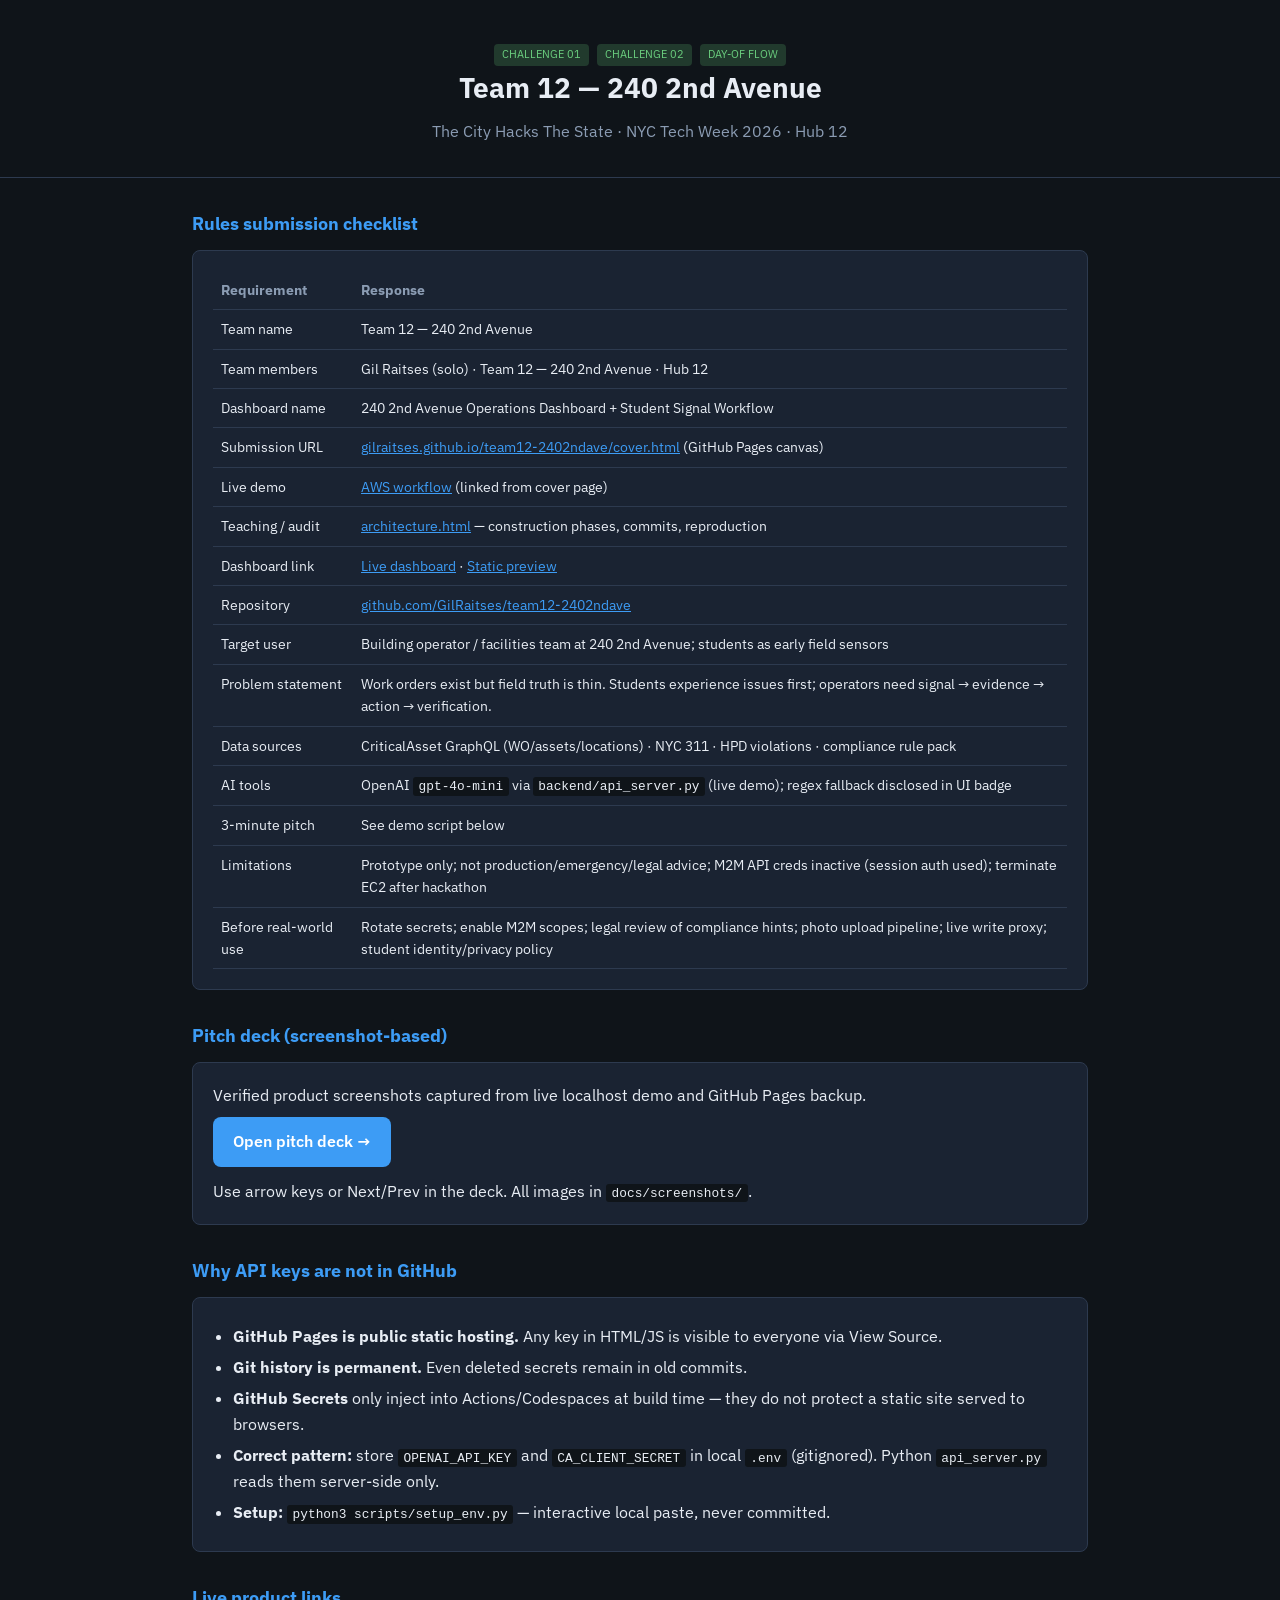
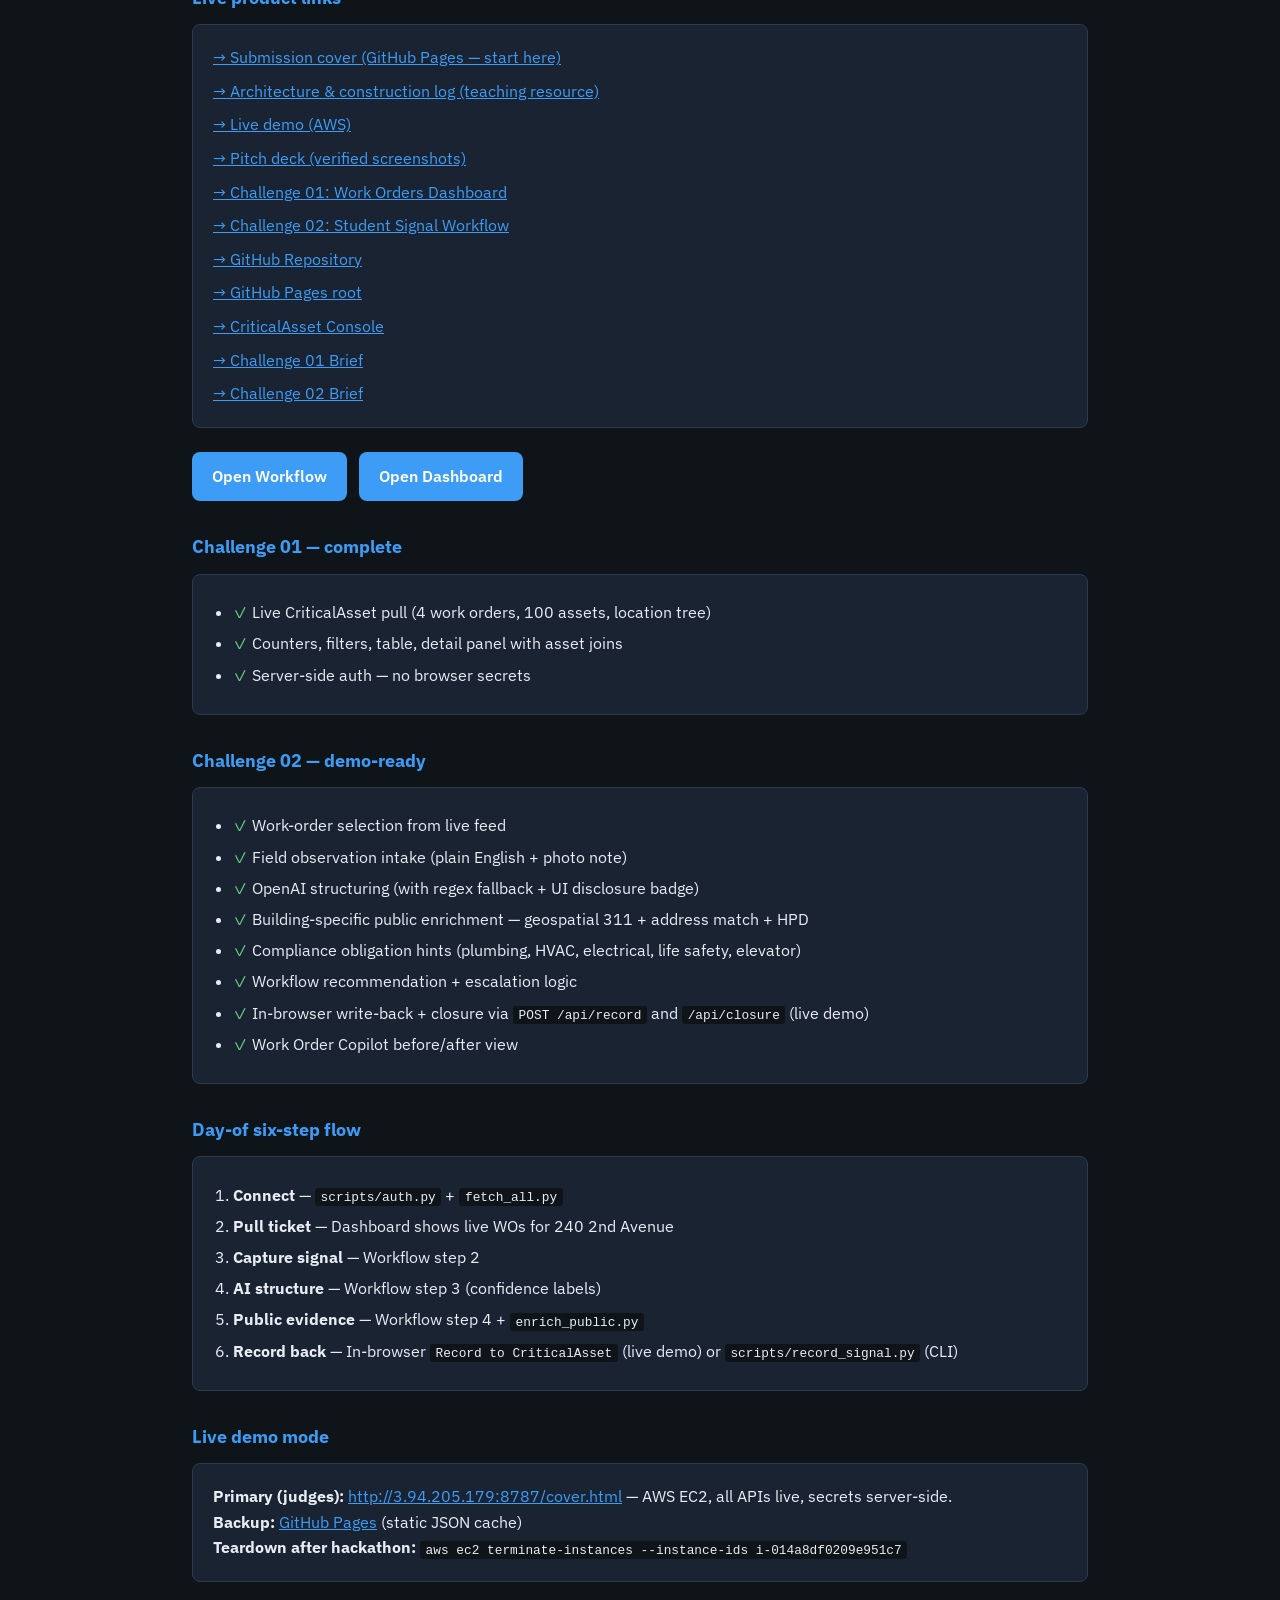
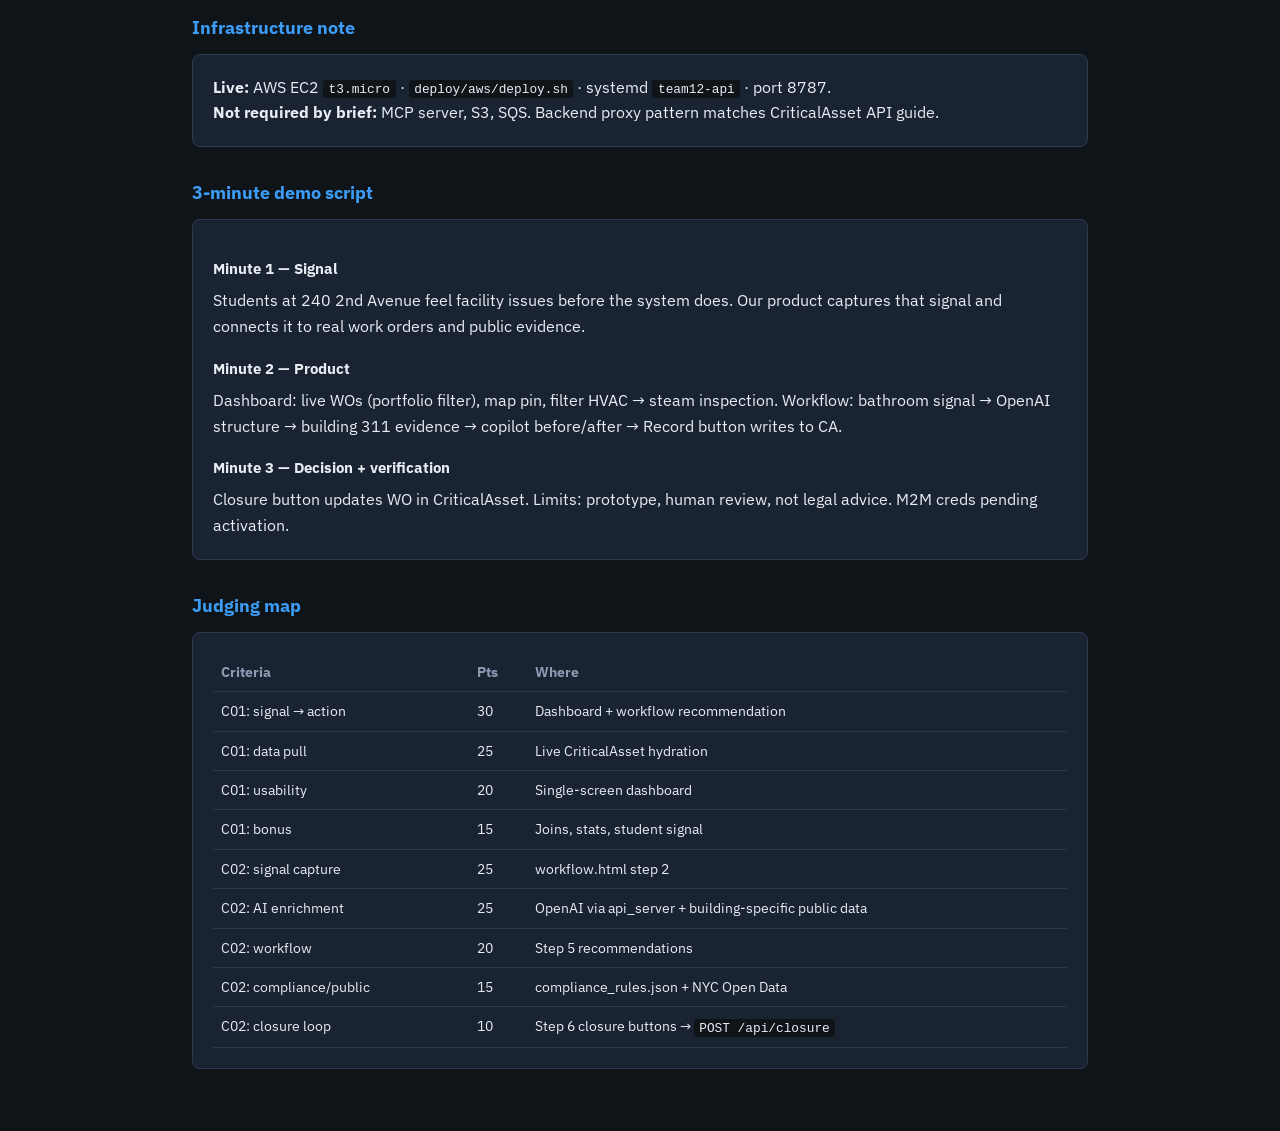
<file: docs/submission.html>
<!DOCTYPE html>
<html lang="en">
<head>
  <meta charset="UTF-8" />
  <meta name="viewport" content="width=device-width, initial-scale=1" />
  <title>Team 12 — Full Submission</title>
  <link href="https://fonts.googleapis.com/css2?family=IBM+Plex+Sans:wght@400;500;600;700&display=swap" rel="stylesheet" />
  <style>
    :root { --bg:#0f1419; --surface:#1a2332; --border:#2d3a4f; --text:#e8edf4; --muted:#8b9cb3; --accent:#3d9cf5; --ok:#6bcf7f; }
    * { box-sizing:border-box; margin:0; padding:0; }
    body { font-family:"IBM Plex Sans",system-ui,sans-serif; background:var(--bg); color:var(--text); line-height:1.6; }
    header { padding:2rem; border-bottom:1px solid var(--border); text-align:center; }
    header h1 { font-size:1.75rem; }
    header p { color:var(--muted); margin-top:0.5rem; }
    main { max-width:960px; margin:0 auto; padding:2rem; }
    section { margin-bottom:2rem; }
    h2 { font-size:1.1rem; margin-bottom:0.75rem; color:var(--accent); }
    h3 { font-size:0.95rem; margin:1rem 0 0.5rem; }
    .card { background:var(--surface); border:1px solid var(--border); border-radius:8px; padding:1.25rem; margin-bottom:1rem; }
    a { color:var(--accent); }
    ul, ol { padding-left:1.25rem; }
    li { margin:0.35rem 0; }
    .links { display:grid; gap:0.5rem; }
    .check { color:var(--ok); }
    table { width:100%; border-collapse:collapse; font-size:0.875rem; }
    th, td { text-align:left; padding:0.5rem; border-bottom:1px solid var(--border); vertical-align:top; }
    th { color:var(--muted); }
    .cta { display:inline-block; margin:0.5rem 0.5rem 0 0; background:var(--accent); color:#fff; padding:0.75rem 1.25rem; border-radius:8px; text-decoration:none; font-weight:600; }
    .tag { display:inline-block; font-size:0.7rem; background:rgba(107,207,127,0.2); color:var(--ok); padding:0.15rem 0.5rem; border-radius:4px; text-transform:uppercase; margin:0 0.25rem; }
    .warn { color:#f5a623; }
    code { font-size:0.8rem; background:var(--bg); padding:0.1rem 0.35rem; border-radius:3px; }
  </style>
</head>
<body>
  <header>
    <p><span class="tag">Challenge 01</span><span class="tag">Challenge 02</span><span class="tag">Day-Of Flow</span></p>
    <h1>Team 12 — 240 2nd Avenue</h1>
    <p>The City Hacks The State · NYC Tech Week 2026 · Hub 12</p>
  </header>
  <main>
    <section>
      <h2>Rules submission checklist</h2>
      <div class="card">
        <table>
          <tr><th>Requirement</th><th>Response</th></tr>
          <tr><td>Team name</td><td>Team 12 — 240 2nd Avenue</td></tr>
          <tr><td>Team members</td><td>Gil Raitses (solo) · Team 12 — 240 2nd Avenue · Hub 12</td></tr>
          <tr><td>Dashboard name</td><td>240 2nd Avenue Operations Dashboard + Student Signal Workflow</td></tr>
          <tr><td>Submission URL</td><td><a href="https://gilraitses.github.io/team12-2402ndave/cover.html">gilraitses.github.io/team12-2402ndave/cover.html</a> (GitHub Pages canvas)</td></tr>
          <tr><td>Live demo</td><td><a href="http://3.94.205.179:8787/dashboard/workflow.html" target="_blank" rel="noopener">AWS workflow</a> (linked from cover page)</td></tr>
          <tr><td>Teaching / audit</td><td><a href="architecture.html">architecture.html</a> — construction phases, commits, reproduction</td></tr>
          <tr><td>Dashboard link</td><td><a href="http://3.94.205.179:8787/dashboard/">Live dashboard</a> · <a href="dashboard/index.html">Static preview</a></td></tr>
          <tr><td>Repository</td><td><a href="https://github.com/GilRaitses/team12-2402ndave">github.com/GilRaitses/team12-2402ndave</a></td></tr>
          <tr><td>Target user</td><td>Building operator / facilities team at 240 2nd Avenue; students as early field sensors</td></tr>
          <tr><td>Problem statement</td><td>Work orders exist but field truth is thin. Students experience issues first; operators need signal → evidence → action → verification.</td></tr>
          <tr><td>Data sources</td><td>CriticalAsset GraphQL (WO/assets/locations) · NYC 311 · HPD violations · compliance rule pack</td></tr>
          <tr><td>AI tools</td><td>OpenAI <code>gpt-4o-mini</code> via <code>backend/api_server.py</code> (live demo); regex fallback disclosed in UI badge</td></tr>
          <tr><td>3-minute pitch</td><td>See demo script below</td></tr>
          <tr><td>Limitations</td><td>Prototype only; not production/emergency/legal advice; M2M API creds inactive (session auth used); terminate EC2 after hackathon</td></tr>
          <tr><td>Before real-world use</td><td>Rotate secrets; enable M2M scopes; legal review of compliance hints; photo upload pipeline; live write proxy; student identity/privacy policy</td></tr>
        </table>
      </div>
    </section>

    <section>
      <h2>Pitch deck (screenshot-based)</h2>
      <div class="card">
        <p>Verified product screenshots captured from live localhost demo and GitHub Pages backup.</p>
        <a class="cta" href="deck.html">Open pitch deck →</a>
        <p class="muted" style="margin-top:0.75rem">Use arrow keys or Next/Prev in the deck. All images in <code>docs/screenshots/</code>.</p>
      </div>
    </section>

    <section>
      <h2>Why API keys are not in GitHub</h2>
      <div class="card">
        <ul>
          <li><strong>GitHub Pages is public static hosting.</strong> Any key in HTML/JS is visible to everyone via View Source.</li>
          <li><strong>Git history is permanent.</strong> Even deleted secrets remain in old commits.</li>
          <li><strong>GitHub Secrets</strong> only inject into Actions/Codespaces at build time — they do not protect a static site served to browsers.</li>
          <li><strong>Correct pattern:</strong> store <code>OPENAI_API_KEY</code> and <code>CA_CLIENT_SECRET</code> in local <code>.env</code> (gitignored). Python <code>api_server.py</code> reads them server-side only.</li>
          <li><strong>Setup:</strong> <code>python3 scripts/setup_env.py</code> — interactive local paste, never committed.</li>
        </ul>
      </div>
    </section>

    <section>
      <h2>Live product links</h2>
      <div class="card links">
        <a href="cover.html">→ Submission cover (GitHub Pages — start here)</a>
        <a href="architecture.html">→ Architecture &amp; construction log (teaching resource)</a>
        <a href="http://3.94.205.179:8787/dashboard/workflow.html" target="_blank" rel="noopener">→ Live demo (AWS)</a>
        <a href="deck.html">→ Pitch deck (verified screenshots)</a>
        <a href="dashboard/index.html">→ Challenge 01: Work Orders Dashboard</a>
        <a href="dashboard/workflow.html">→ Challenge 02: Student Signal Workflow</a>
        <a href="https://github.com/GilRaitses/team12-2402ndave">→ GitHub Repository</a>
        <a href="https://gilraitses.github.io/team12-2402ndave/">→ GitHub Pages root</a>
        <a href="https://2402ndave.stg.criticalasset.com/">→ CriticalAsset Console</a>
        <a href="https://thecityhacksthestate.com/challenge1">→ Challenge 01 Brief</a>
        <a href="https://thecityhacksthestate.com/challenge2">→ Challenge 02 Brief</a>
      </div>
      <a class="cta" href="dashboard/workflow.html">Open Workflow</a>
      <a class="cta" href="dashboard/index.html">Open Dashboard</a>
    </section>

    <section>
      <h2>Challenge 01 — complete</h2>
      <div class="card">
        <ul>
          <li><span class="check">✓</span> Live CriticalAsset pull (4 work orders, 100 assets, location tree)</li>
          <li><span class="check">✓</span> Counters, filters, table, detail panel with asset joins</li>
          <li><span class="check">✓</span> Server-side auth — no browser secrets</li>
        </ul>
      </div>
    </section>

    <section>
      <h2>Challenge 02 — demo-ready</h2>
      <div class="card">
        <ul>
          <li><span class="check">✓</span> Work-order selection from live feed</li>
          <li><span class="check">✓</span> Field observation intake (plain English + photo note)</li>
          <li><span class="check">✓</span> OpenAI structuring (with regex fallback + UI disclosure badge)</li>
          <li><span class="check">✓</span> Building-specific public enrichment — geospatial 311 + address match + HPD</li>
          <li><span class="check">✓</span> Compliance obligation hints (plumbing, HVAC, electrical, life safety, elevator)</li>
          <li><span class="check">✓</span> Workflow recommendation + escalation logic</li>
          <li><span class="check">✓</span> In-browser write-back + closure via <code>POST /api/record</code> and <code>/api/closure</code> (live demo)</li>
          <li><span class="check">✓</span> Work Order Copilot before/after view</li>
        </ul>
      </div>
    </section>

    <section>
      <h2>Day-of six-step flow</h2>
      <div class="card">
        <ol>
          <li><strong>Connect</strong> — <code>scripts/auth.py</code> + <code>fetch_all.py</code></li>
          <li><strong>Pull ticket</strong> — Dashboard shows live WOs for 240 2nd Avenue</li>
          <li><strong>Capture signal</strong> — Workflow step 2</li>
          <li><strong>AI structure</strong> — Workflow step 3 (confidence labels)</li>
          <li><strong>Public evidence</strong> — Workflow step 4 + <code>enrich_public.py</code></li>
          <li><strong>Record back</strong> — In-browser <code>Record to CriticalAsset</code> (live demo) or <code>scripts/record_signal.py</code> (CLI)</li>
        </ol>
      </div>
    </section>

    <section>
      <h2>Live demo mode</h2>
      <div class="card">
        <p><strong>Primary (judges):</strong> <a href="http://3.94.205.179:8787/cover.html">http://3.94.205.179:8787/cover.html</a> — AWS EC2, all APIs live, secrets server-side.</p>
        <p><strong>Backup:</strong> <a href="https://gilraitses.github.io/team12-2402ndave/cover.html">GitHub Pages</a> (static JSON cache)</p>
        <p><strong>Teardown after hackathon:</strong> <code>aws ec2 terminate-instances --instance-ids i-014a8df0209e951c7</code></p>
      </div>
    </section>

    <section>
      <h2>Infrastructure note</h2>
      <div class="card">
        <p><strong>Live:</strong> AWS EC2 <code>t3.micro</code> · <code>deploy/aws/deploy.sh</code> · systemd <code>team12-api</code> · port 8787.</p>
        <p><strong>Not required by brief:</strong> MCP server, S3, SQS. Backend proxy pattern matches CriticalAsset API guide.</p>
      </div>
    </section>

    <section>
      <h2>3-minute demo script</h2>
      <div class="card">
        <h3>Minute 1 — Signal</h3>
        <p>Students at 240 2nd Avenue feel facility issues before the system does. Our product captures that signal and connects it to real work orders and public evidence.</p>
        <h3>Minute 2 — Product</h3>
        <p>Dashboard: live WOs (portfolio filter), map pin, filter HVAC → steam inspection. Workflow: bathroom signal → OpenAI structure → building 311 evidence → copilot before/after → Record button writes to CA.</p>
        <h3>Minute 3 — Decision + verification</h3>
        <p>Closure button updates WO in CriticalAsset. Limits: prototype, human review, not legal advice. M2M creds pending activation.</p>
      </div>
    </section>

    <section>
      <h2>Judging map</h2>
      <div class="card">
        <table>
          <tr><th>Criteria</th><th>Pts</th><th>Where</th></tr>
          <tr><td>C01: signal → action</td><td>30</td><td>Dashboard + workflow recommendation</td></tr>
          <tr><td>C01: data pull</td><td>25</td><td>Live CriticalAsset hydration</td></tr>
          <tr><td>C01: usability</td><td>20</td><td>Single-screen dashboard</td></tr>
          <tr><td>C01: bonus</td><td>15</td><td>Joins, stats, student signal</td></tr>
          <tr><td>C02: signal capture</td><td>25</td><td>workflow.html step 2</td></tr>
          <tr><td>C02: AI enrichment</td><td>25</td><td>OpenAI via api_server + building-specific public data</td></tr>
          <tr><td>C02: workflow</td><td>20</td><td>Step 5 recommendations</td></tr>
          <tr><td>C02: compliance/public</td><td>15</td><td>compliance_rules.json + NYC Open Data</td></tr>
          <tr><td>C02: closure loop</td><td>10</td><td>Step 6 closure buttons → <code>POST /api/closure</code></td></tr>
        </table>
      </div>
    </section>
  </main>
</body>
</html>
</file>
<file: dashboard/css/style.css>
:root {
  --bg: #0f1419;
  --surface: #1a2332;
  --border: #2d3a4f;
  --text: #e8edf4;
  --muted: #8b9cb3;
  --accent: #3d9cf5;
  --open: #f5a623;
  --progress: #3d9cf5;
  --overdue: #e74c3c;
  --low: #6bcf7f;
  --high: #e74c3c;
}

* { box-sizing: border-box; margin: 0; padding: 0; }

body {
  font-family: "IBM Plex Sans", system-ui, sans-serif;
  background: var(--bg);
  color: var(--text);
  line-height: 1.5;
  min-height: 100vh;
}

header {
  padding: 1.5rem 2rem;
  border-bottom: 1px solid var(--border);
  display: flex;
  justify-content: space-between;
  align-items: baseline;
  flex-wrap: wrap;
  gap: 0.5rem;
}

header h1 { font-size: 1.25rem; font-weight: 600; }
header p { color: var(--muted); font-size: 0.875rem; }

main { padding: 1.5rem 2rem; max-width: 1400px; margin: 0 auto; }

.counters {
  display: grid;
  grid-template-columns: repeat(auto-fit, minmax(160px, 1fr));
  gap: 1rem;
  margin-bottom: 1.5rem;
}

.counter {
  background: var(--surface);
  border: 1px solid var(--border);
  border-radius: 8px;
  padding: 1rem 1.25rem;
}

.counter .label { font-size: 0.75rem; color: var(--muted); text-transform: uppercase; letter-spacing: 0.05em; }
.counter .value { font-size: 2rem; font-weight: 700; margin-top: 0.25rem; }
.counter.open .value { color: var(--open); }
.counter.progress .value { color: var(--progress); }
.counter.overdue .value { color: var(--overdue); }

.toolbar {
  display: flex;
  gap: 1rem;
  flex-wrap: wrap;
  margin-bottom: 1rem;
  align-items: center;
}

.toolbar label { font-size: 0.875rem; color: var(--muted); }
.toolbar select {
  background: var(--surface);
  color: var(--text);
  border: 1px solid var(--border);
  border-radius: 6px;
  padding: 0.4rem 0.75rem;
}

table {
  width: 100%;
  border-collapse: collapse;
  background: var(--surface);
  border-radius: 8px;
  overflow: hidden;
  border: 1px solid var(--border);
}

th, td {
  text-align: left;
  padding: 0.75rem 1rem;
  border-bottom: 1px solid var(--border);
  font-size: 0.875rem;
}

th { color: var(--muted); font-weight: 500; font-size: 0.75rem; text-transform: uppercase; }
tbody tr { cursor: pointer; transition: background 0.15s; }
tbody tr:hover { background: rgba(61, 156, 245, 0.08); }
tbody tr.selected { background: rgba(61, 156, 245, 0.15); }

.badge {
  display: inline-block;
  padding: 0.15rem 0.5rem;
  border-radius: 4px;
  font-size: 0.7rem;
  font-weight: 600;
  text-transform: uppercase;
}

.badge.critical { background: rgba(231, 76, 60, 0.2); color: #ff6b6b; }
.badge.high { background: rgba(245, 166, 35, 0.2); color: var(--open); }
.badge.medium { background: rgba(61, 156, 245, 0.2); color: var(--accent); }
.badge.low { background: rgba(107, 207, 127, 0.2); color: var(--low); }

.layout { display: grid; grid-template-columns: 1fr 340px; gap: 1.5rem; }
@media (max-width: 900px) { .layout { grid-template-columns: 1fr; } }

.panel {
  background: var(--surface);
  border: 1px solid var(--border);
  border-radius: 8px;
  padding: 1.25rem;
  position: sticky;
  top: 1rem;
  max-height: calc(100vh - 2rem);
  overflow-y: auto;
}

.panel h2 { font-size: 1rem; margin-bottom: 0.75rem; }
.panel .empty { color: var(--muted); font-size: 0.875rem; }
.panel dl { display: grid; gap: 0.5rem; font-size: 0.875rem; }
.panel dt { color: var(--muted); }
.panel dd { margin-bottom: 0.5rem; }

.status-msg {
  padding: 1rem;
  background: rgba(245, 166, 35, 0.1);
  border: 1px solid var(--open);
  border-radius: 8px;
  margin-bottom: 1rem;
  font-size: 0.875rem;
}

.status-msg.error { background: rgba(231, 76, 60, 0.1); border-color: var(--overdue); }

.bonus-grid {
  display: grid;
  grid-template-columns: repeat(auto-fit, minmax(280px, 1fr));
  gap: 1rem;
  margin-top: 2rem;
}

.muted { color: var(--muted); font-size: 0.875rem; }
.cat-row { display: flex; justify-content: space-between; padding: 0.35rem 0; border-bottom: 1px solid var(--border); font-size: 0.875rem; }
.cat-count { font-weight: 600; color: var(--accent); }

.signal-panel textarea {
  width: 100%;
  background: var(--bg);
  color: var(--text);
  border: 1px solid var(--border);
  border-radius: 6px;
  padding: 0.75rem;
  margin: 0.5rem 0;
  font-family: inherit;
  resize: vertical;
}

.signal-panel button {
  background: var(--accent);
  color: #fff;
  border: none;
  border-radius: 6px;
  padding: 0.5rem 1rem;
  font-weight: 600;
  cursor: pointer;
}

.signal-output { margin-top: 1rem; font-size: 0.875rem; }
.signal-output dl { margin-top: 0.5rem; }
.label {
  font-size: 0.65rem;
  text-transform: uppercase;
  background: rgba(61, 156, 245, 0.2);
  color: var(--accent);
  padding: 0.1rem 0.35rem;
  border-radius: 3px;
  margin-left: 0.25rem;
}
.signal-json {
  background: var(--bg);
  border: 1px solid var(--border);
  border-radius: 6px;
  padding: 0.75rem;
  overflow-x: auto;
  font-size: 0.75rem;
  margin-top: 0.5rem;
}

header a { text-decoration: none; }
header a:hover { text-decoration: underline; }

.demo-banner {
  padding: 0.5rem 1rem;
  text-align: center;
  font-size: 0.8rem;
  font-weight: 600;
}
.demo-banner.live { background: rgba(107,207,127,0.2); color: var(--low); }
.demo-banner.static { background: rgba(245,166,35,0.15); color: var(--open); }

#building-map { height: 220px; border-radius: 8px; border: 1px solid var(--border); margin-top: 0.5rem; }
.map-panel { grid-column: 1 / -1; }

.toolbar label input[type=checkbox] { margin-right: 0.35rem; }
</file>
<file: dashboard/css/workflow.css>
.workflow-main { max-width: 1200px; margin: 0 auto; padding: 1.5rem 2rem; }
.steps { display: flex; flex-wrap: wrap; gap: 0.5rem; margin-bottom: 1.5rem; }
.step { font-size: 0.75rem; padding: 0.35rem 0.75rem; border-radius: 999px; border: 1px solid var(--border); color: var(--muted); }
.step.active { background: rgba(61,156,245,0.15); color: var(--accent); border-color: var(--accent); }
.workflow-grid { display: grid; grid-template-columns: 1fr 1fr; gap: 1rem; }
@media (max-width: 800px) { .workflow-grid { grid-template-columns: 1fr; } }
.workflow-grid label, .workflow-grid h2 { font-size: 0.875rem; display: block; margin: 0.5rem 0 0.25rem; }
.workflow-grid input[type=text], .workflow-grid select, .workflow-grid textarea {
  width: 100%; background: var(--bg); color: var(--text); border: 1px solid var(--border);
  border-radius: 6px; padding: 0.6rem; font-family: inherit;
}
.wo-preview { margin-top: 0.75rem; font-size: 0.8rem; line-height: 1.5; }
.row-checks { display: flex; gap: 1rem; margin: 0.75rem 0; font-size: 0.875rem; }
button.primary { background: var(--accent); color: #fff; border: none; border-radius: 6px; padding: 0.6rem 1rem; font-weight: 600; cursor: pointer; margin-top: 0.5rem; }
button.secondary { background: transparent; color: var(--accent); border: 1px solid var(--accent); border-radius: 6px; padding: 0.5rem 1rem; cursor: pointer; }
.results { display: grid; grid-template-columns: 1fr 1fr; gap: 1rem; margin-top: 1.5rem; }
.results.hidden { display: none; }
@media (max-width: 900px) { .results { grid-template-columns: 1fr; } }
.results .panel:last-child, .results .panel:nth-child(3) { grid-column: 1 / -1; }
.field-grid { display: grid; gap: 0.35rem; font-size: 0.85rem; }
.field-grid dt { color: var(--muted); }
.field-grid dd { margin-bottom: 0.5rem; }
.pub-row { padding: 0.5rem 0; border-bottom: 1px solid var(--border); font-size: 0.8rem; }
.pub-row strong { color: var(--accent); }
.actions { display: flex; gap: 0.75rem; flex-wrap: wrap; margin-top: 1rem; }
.cmd { background: var(--bg); border: 1px solid var(--border); padding: 0.75rem; border-radius: 6px; font-size: 0.75rem; margin-top: 0.75rem; overflow-x: auto; }
.closure-btns { display: flex; gap: 0.5rem; flex-wrap: wrap; margin: 0.75rem 0; }
.closure { border: none; border-radius: 6px; padding: 0.5rem 1rem; font-weight: 600; cursor: pointer; }
.closure.ok { background: rgba(107,207,127,0.25); color: var(--low); }
.closure.warn { background: rgba(245,166,35,0.25); color: var(--open); }
.closure.bad { background: rgba(231,76,60,0.25); color: var(--overdue); }
.escalate { color: var(--overdue); font-weight: 600; margin-top: 0.5rem; }

.copilot-grid { display: grid; grid-template-columns: 1fr 1fr; gap: 1rem; margin-bottom: 1rem; }
@media (max-width: 700px) { .copilot-grid { grid-template-columns: 1fr; } }
.copilot-col { background: var(--bg); border: 1px solid var(--border); border-radius: 6px; padding: 0.75rem; }
.copilot-col h3 { font-size: 0.8rem; color: var(--muted); margin-bottom: 0.5rem; }
.copilot-before { font-size: 0.8rem; color: var(--muted); }
.copilot-after { font-size: 0.85rem; }
.ai-badge { background: rgba(107,207,127,0.25) !important; color: var(--low) !important; }

@media (max-width: 480px) {
  .workflow-main { padding: 1rem; }
  .workflow-grid { grid-template-columns: 1fr; }
  .primary, .secondary, .closure { width: 100%; padding: 0.75rem; font-size: 1rem; }
  textarea, input[type=text], select { font-size: 16px; }
}
</file>
